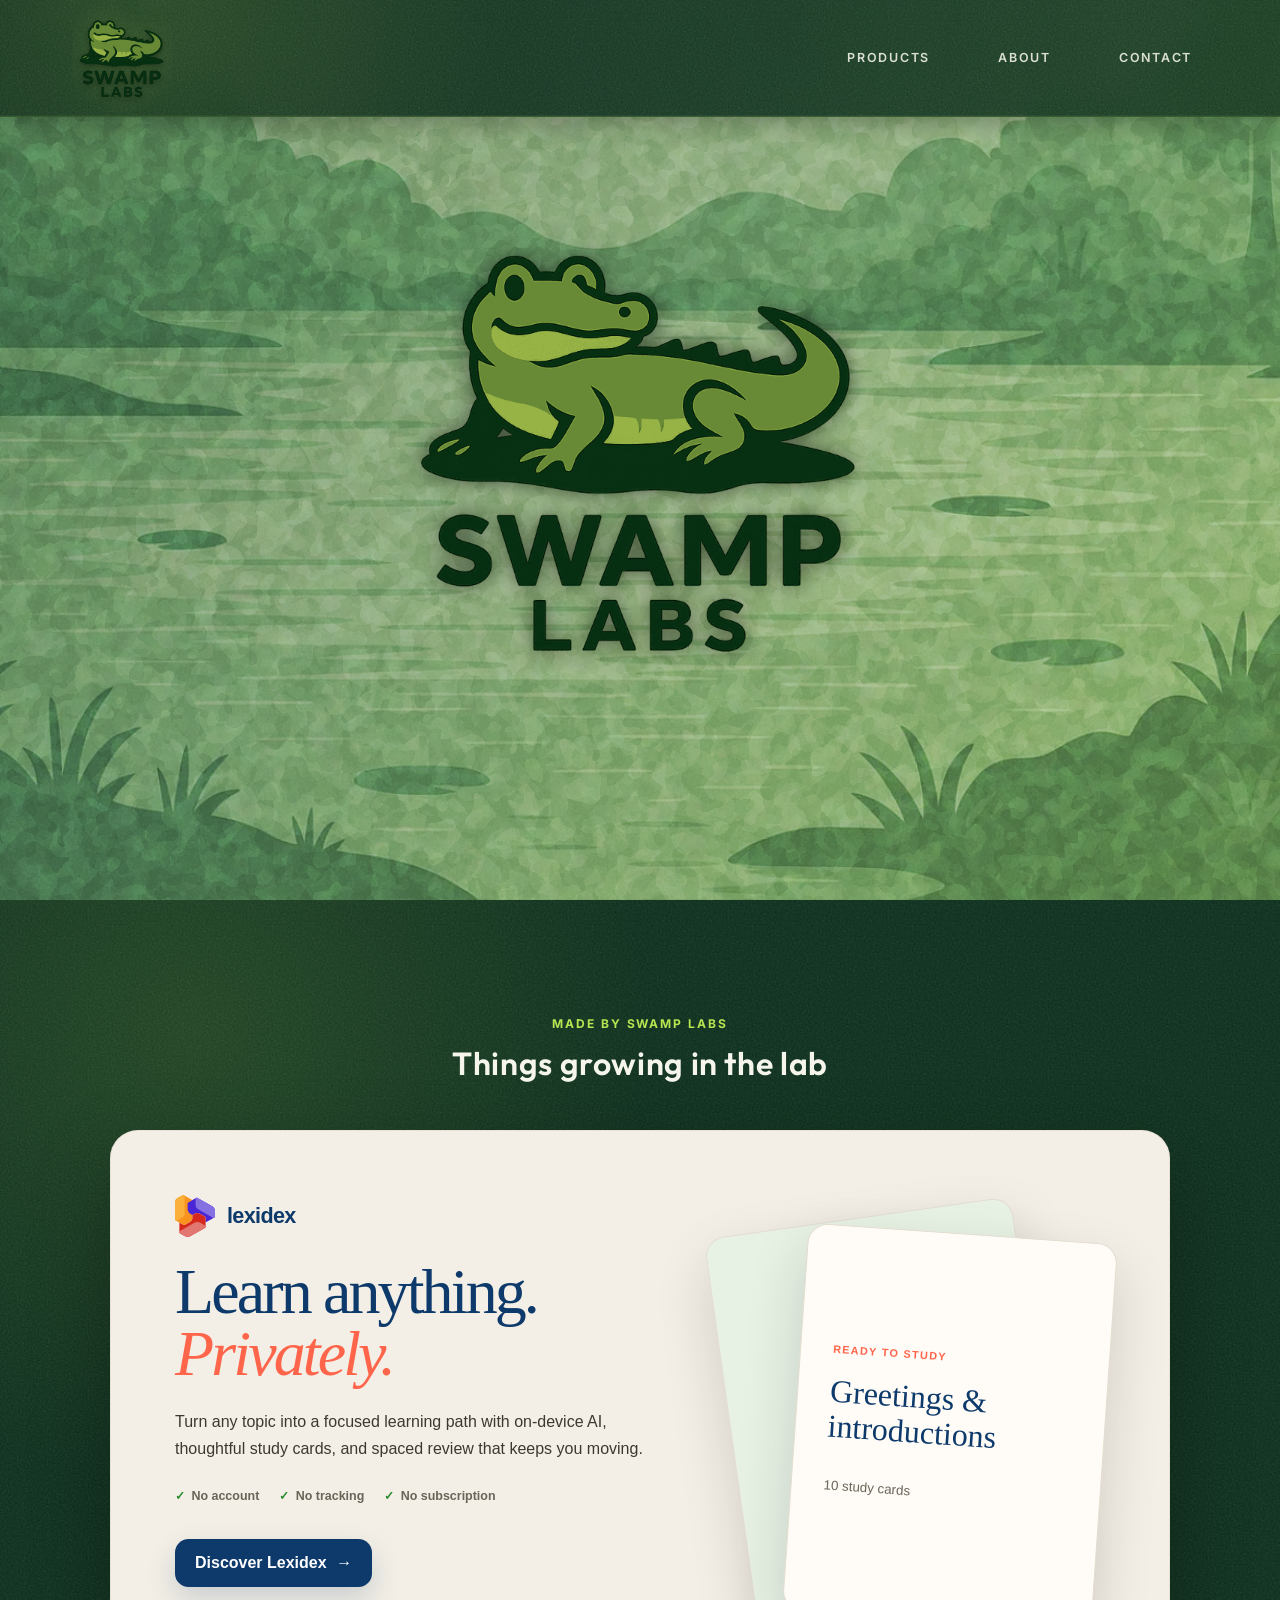
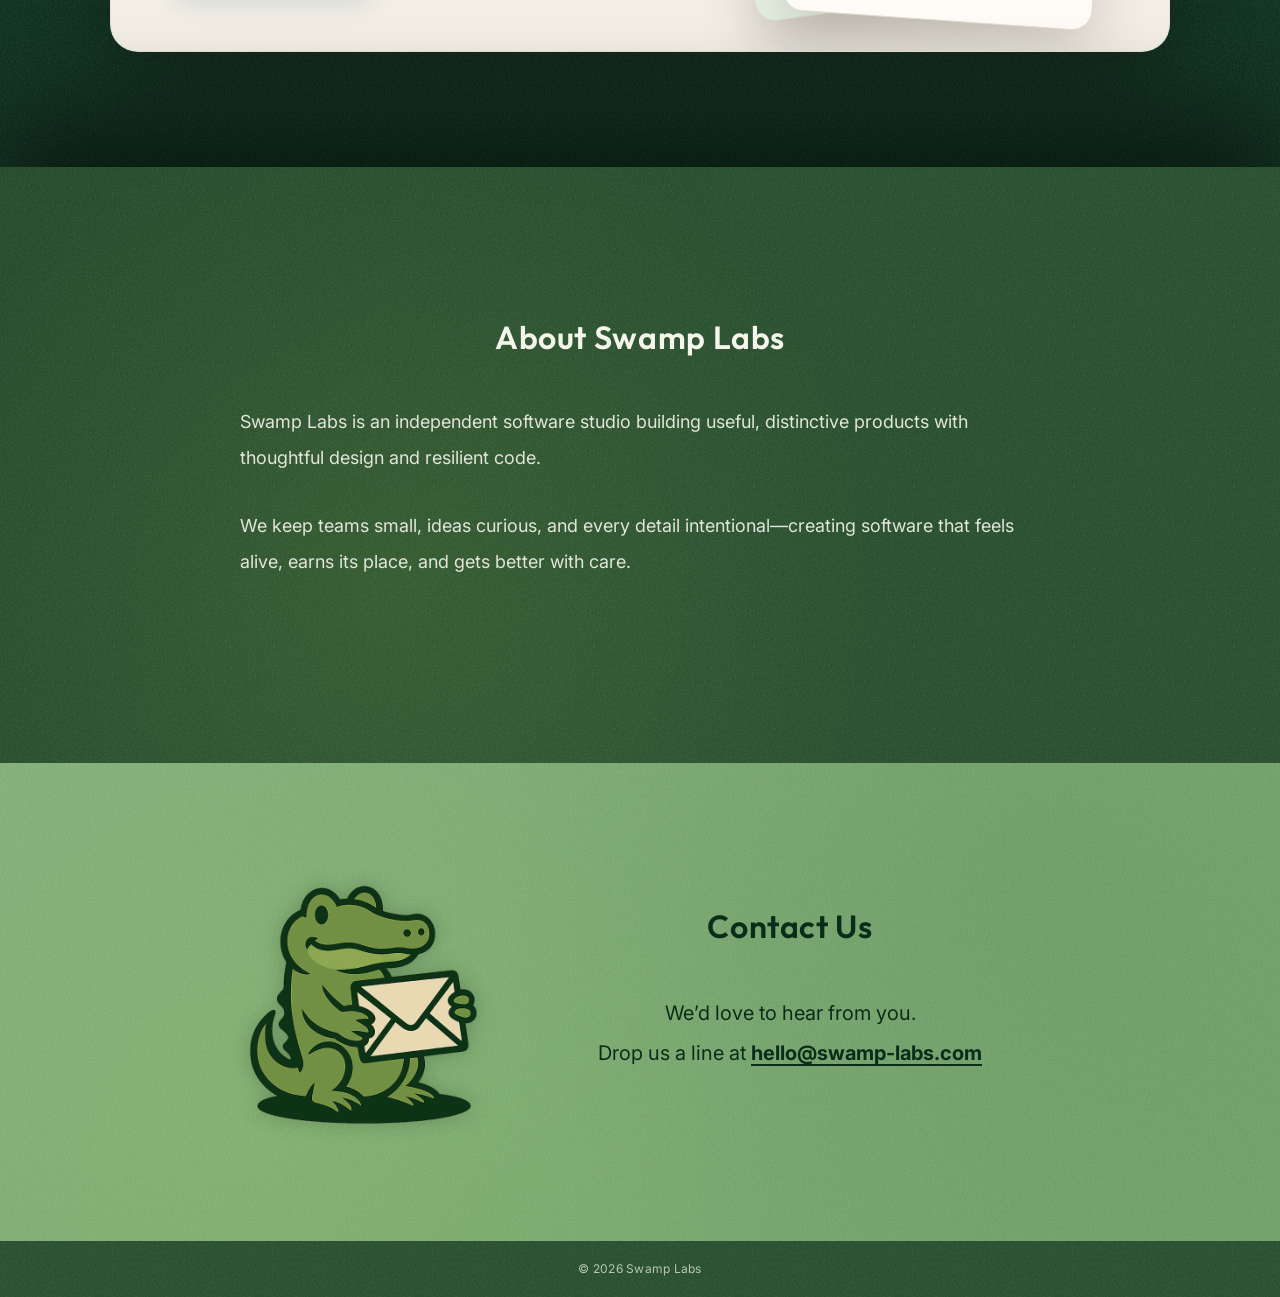
<file: index.html>
<!DOCTYPE html>
<html lang="en">

<head>
    <meta charset="UTF-8">
    <meta name="viewport" content="width=device-width, initial-scale=1.0">
    <title>Swamp Labs - From the swamp we build</title>
    <meta name="description"
        content="Swamp Labs builds thoughtful, resilient software—including Lexidex, a private learning app powered by on-device AI.">
    <meta name="robots" content="index, follow">
    <meta name="theme-color" content="#234c2a">
    <link rel="canonical" href="https://swamp-labs.com/">

    <!-- Social sharing -->
    <meta property="og:type" content="website">
    <meta property="og:site_name" content="Swamp Labs">
    <meta property="og:url" content="https://swamp-labs.com/">
    <meta property="og:title" content="Swamp Labs - From the swamp we build">
    <meta property="og:description"
        content="Thoughtful, resilient software—including Lexidex, a private learning app powered by on-device AI.">
    <meta property="og:image" content="https://swamp-labs.com/images/og-social.png">
    <meta property="og:image:width" content="1200">
    <meta property="og:image:height" content="630">
    <meta property="og:image:alt"
        content="Swamp Labs alligator logo in a watercolor swamp with the words From the swamp — we build">
    <meta name="twitter:card" content="summary_large_image">
    <meta name="twitter:title" content="Swamp Labs - From the swamp we build">
    <meta name="twitter:description" content="Thoughtful, resilient software—including Lexidex, a private learning app powered by on-device AI.">
    <meta name="twitter:image" content="https://swamp-labs.com/images/og-social.png">

    <!-- Google Fonts -->
    <link rel="preconnect" href="https://fonts.googleapis.com">
    <link rel="preconnect" href="https://fonts.gstatic.com" crossorigin>
    <link
        href="https://fonts.googleapis.com/css2?family=Outfit:wght@400;500;600;700&amp;family=Inter:wght@400;500;600&amp;display=swap"
        rel="stylesheet">

    <!-- Favicon -->
    <link rel="icon" type="image/x-icon" href="favicon.ico">
    <link rel="icon" type="image/png" sizes="32x32" href="images/favicon-32.png">
    <link rel="apple-touch-icon" sizes="180x180" href="images/apple-touch-icon.png">
    <link rel="manifest" href="site.webmanifest">

    <!-- Primary visual -->
    <link rel="preload" as="image" href="images/swamp-light.webp" type="image/webp" fetchpriority="high">

    <!-- Styles -->
    <link rel="stylesheet" href="styles.css">

    <!-- Search engine context -->
    <script type="application/ld+json">
    {
      "@context": "https://schema.org",
      "@type": "Organization",
      "name": "Swamp Labs",
      "url": "https://swamp-labs.com/",
      "logo": "https://swamp-labs.com/images/logo.png",
      "email": "hello@swamp-labs.com",
      "description": "Creative, resilient software crafted with care and curiosity."
    }
    </script>
</head>

<body id="top">
    <a class="skip-link" href="#main-content">Skip to main content</a>

    <!-- SVG Fog Filters -->
    <svg style="position: absolute; width: 0; height: 0;" aria-hidden="true" focusable="false">
        <defs>
            <filter id="fog-texture-1">
                <feTurbulence type="fractalNoise" baseFrequency="0.035" numOctaves="2" seed="1" />
                <feColorMatrix type="saturate" values="0.3" />
                <feComponentTransfer>
                    <feFuncA type="discrete" tableValues="0 0.8" />
                </feComponentTransfer>
            </filter>

            <filter id="fog-texture-2">
                <feTurbulence type="fractalNoise" baseFrequency="0.04" numOctaves="2" seed="3" />
                <feColorMatrix type="saturate" values="0.2" />
                <feComponentTransfer>
                    <feFuncA type="discrete" tableValues="0 0.6" />
                </feComponentTransfer>
            </filter>

            <filter id="fog-texture-3">
                <feTurbulence type="fractalNoise" baseFrequency="0.06" numOctaves="2" seed="5" />
                <feColorMatrix type="saturate" values="0.4" />
                <feComponentTransfer>
                    <feFuncA type="discrete" tableValues="0 0.4" />
                </feComponentTransfer>
            </filter>
        </defs>
    </svg>

    <!-- Navigation -->
    <nav class="nav" aria-label="Primary">
        <div class="nav__container">
            <a href="#top" class="nav__logo" aria-label="Swamp Labs home">
                <img src="images/logo-optimized.png" alt="Swamp Labs" class="nav__logo-img" width="800" height="800"
                    decoding="async">
            </a>
            <div class="nav__links">
                <a href="#products" class="nav__link">Products</a>
                <a href="#about" class="nav__link">About</a>
                <a href="#contact" class="nav__link">Contact</a>
            </div>
        </div>
    </nav>

    <main id="main-content">
        <!-- Hero Section -->
        <section class="hero" aria-labelledby="hero-title">
            <div class="hero__background"></div>
            <div class="hero__fog-layer hero__fog-layer--1" aria-hidden="true"></div>
            <div class="hero__fog-layer hero__fog-layer--2" aria-hidden="true"></div>
            <div class="hero__fog-layer hero__fog-layer--3" aria-hidden="true"></div>
            <div class="hero__content">
                <img src="images/logo-optimized.png" alt="" aria-hidden="true" class="hero__logo" width="800" height="800"
                    decoding="async" fetchpriority="high">
                <h1 class="hero__title" id="hero-title">From the swamp &mdash; we build</h1>
                <p class="hero__subtitle">Creative software crafted with care and curiosity</p>
            </div>
        </section>

        <!-- Products Section -->
        <section class="products" id="products" aria-labelledby="products-title">
            <div class="products__container">
                <p class="products__eyebrow">Made by Swamp Labs</p>
                <h2 class="products__title" id="products-title">Things growing in the lab</h2>

                <article class="product-card">
                    <div class="product-card__copy">
                        <div class="product-card__brand">
                            <img src="lexidex/assets/lexidex-icon.svg" alt="" class="product-card__icon" width="72"
                                height="78" loading="lazy" decoding="async">
                            <span>lexidex</span>
                        </div>
                        <h3 class="product-card__title">Learn anything.<br><em>Privately.</em></h3>
                        <p class="product-card__text">Turn any topic into a focused learning path with on-device AI,
                            thoughtful study cards, and spaced review that keeps you moving.</p>
                        <ul class="product-card__promises" aria-label="Lexidex highlights">
                            <li>No account</li>
                            <li>No tracking</li>
                            <li>No subscription</li>
                        </ul>
                        <a class="product-card__link" href="lexidex/">Discover Lexidex <span aria-hidden="true">→</span></a>
                    </div>

                    <div class="product-card__visual" aria-hidden="true">
                        <div class="product-card__study-card product-card__study-card--back">Conversational Spanish</div>
                        <div class="product-card__study-card product-card__study-card--front">
                            <span>Ready to study</span>
                            <strong>Greetings &amp;<br>introductions</strong>
                            <small>10 study cards</small>
                        </div>
                    </div>
                </article>
            </div>
        </section>

        <!-- About Section -->
        <section class="about" id="about">
            <div class="about__container">
                <h2 class="about__title">About Swamp Labs</h2>
                <div class="about__content">
                    <div class="about__text">
                        <p>Swamp Labs is an independent software studio building useful, distinctive products with
                            thoughtful design and resilient code.</p>

                        <p>We keep teams small, ideas curious, and every detail intentional—creating software that feels
                            alive, earns its place, and gets better with care.</p>
                    </div>
                </div>
            </div>
        </section>

        <!-- Contact Section -->
        <section class="contact" id="contact">
            <div class="contact__container">
                <div class="contact__content">
                    <img src="images/email-optimized.png" alt="Swamp Labs mascot holding an envelope" class="contact__mascot"
                        width="800" height="800" loading="lazy" decoding="async">
                    <div>
                        <h2 class="contact__title">Contact Us</h2>
                        <p class="contact__text">We&rsquo;d love to hear from you.<br>
                            Drop us a line at
                            <a href="mailto:hello@swamp-labs.com" class="contact__email">hello@swamp-labs.com</a>
                        </p>
                    </div>
                </div>
            </div>
        </section>
    </main>

    <!-- Footer -->
    <footer class="footer">
        <p class="footer__text">© <span id="current-year">2026</span> Swamp Labs</p>
    </footer>

    <script>
        // Scroll-based hero animations
        let ticking = false;

        function updateScrollAnimations() {
            const scrollY = window.scrollY;
            const heroLogo = document.querySelector('.hero__logo');
            const heroTitle = document.querySelector('.hero__title');
            const heroSubtitle = document.querySelector('.hero__subtitle');

            if (scrollY > 100) {
                heroLogo.classList.add('hidden');
                heroTitle.classList.add('visible');
                heroSubtitle.classList.add('visible');
            } else {
                heroLogo.classList.remove('hidden');
                heroTitle.classList.remove('visible');
                heroSubtitle.classList.remove('visible');
            }

            ticking = false;
        }

        function requestTick() {
            if (!ticking) {
                requestAnimationFrame(updateScrollAnimations);
                ticking = true;
            }
        }

        window.addEventListener('scroll', requestTick, { passive: true });

        // Initialize on page load
        updateScrollAnimations();

        // Pause fog while the hero is off-screen
        const hero = document.querySelector('.hero');
        if (hero && 'IntersectionObserver' in window) {
            const fogObserver = new IntersectionObserver(
                ([entry]) => {
                    hero.classList.toggle('is-fog-paused', !entry.isIntersecting);
                },
                { rootMargin: '10% 0px' }
            );
            fogObserver.observe(hero);
        }

        // Keep the footer current without requiring annual edits
        document.getElementById('current-year').textContent = new Date().getFullYear();
    </script>
</body>

</html>
</file>
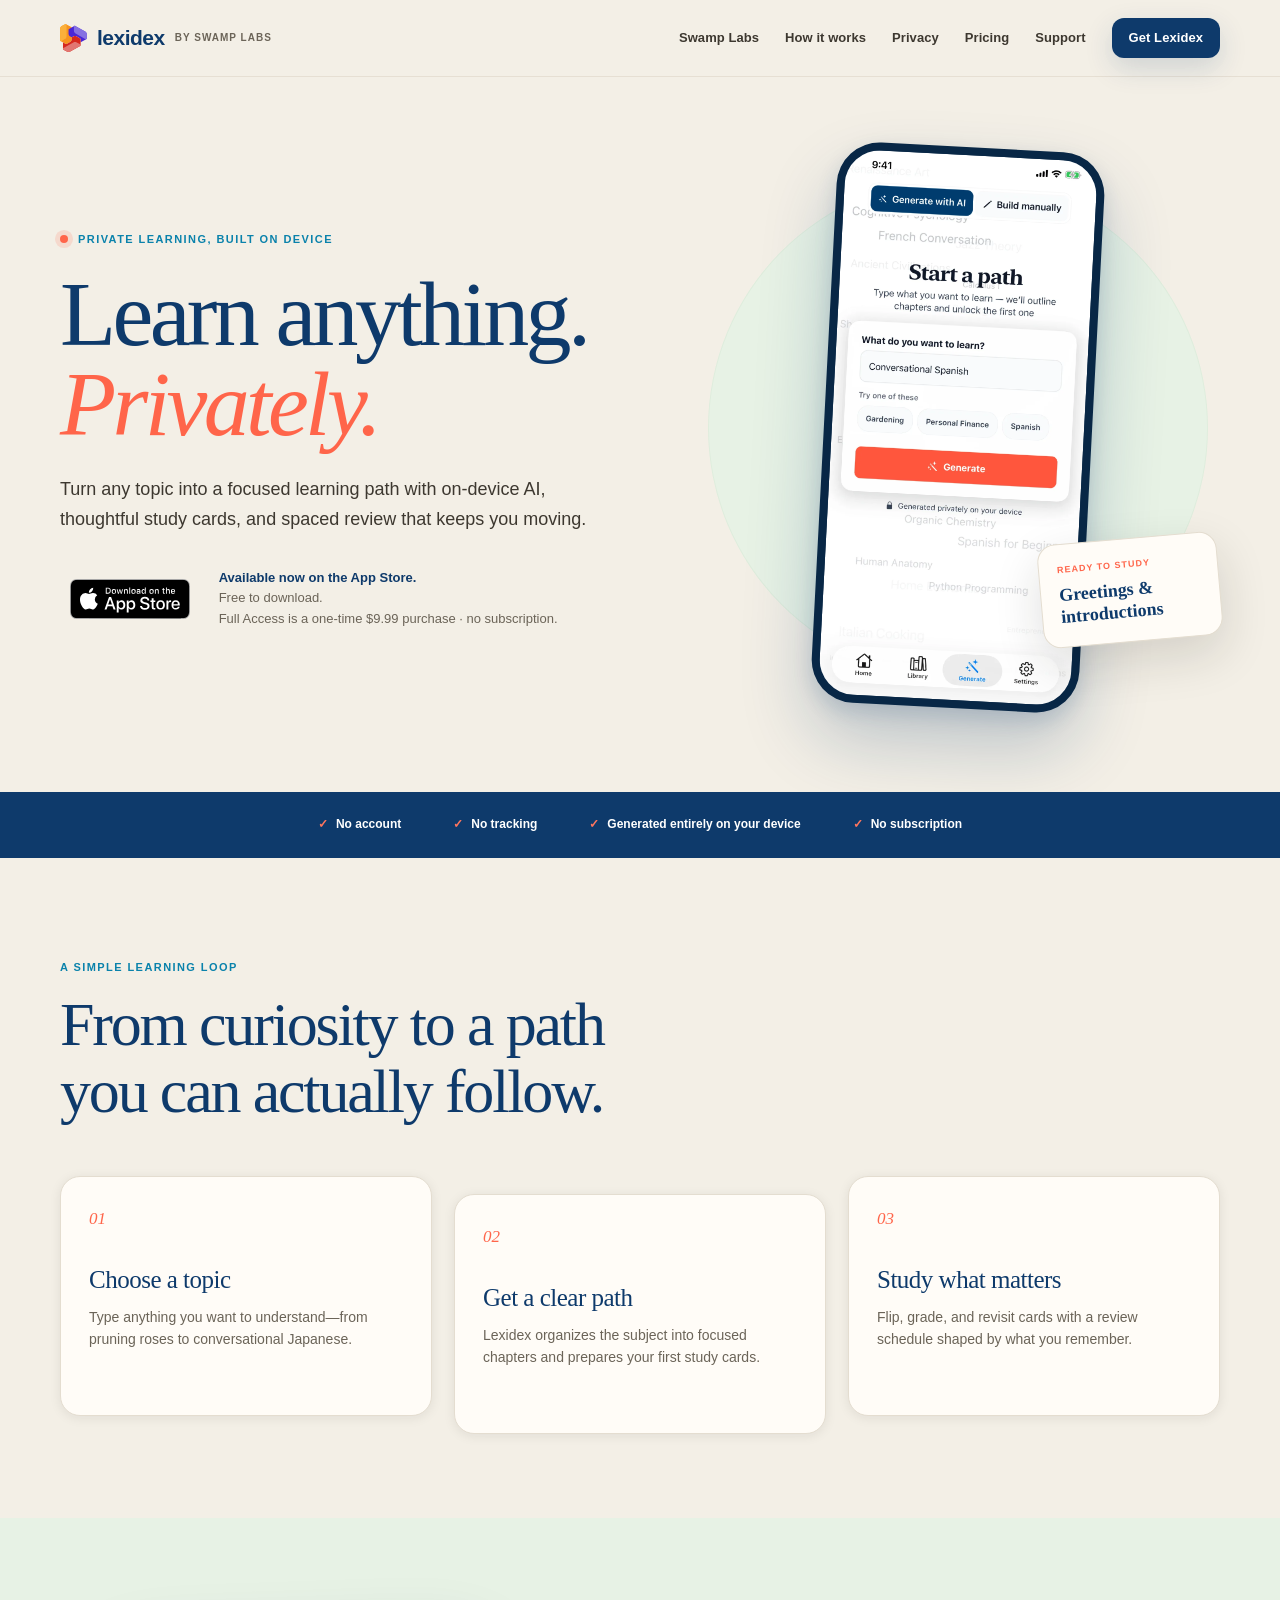
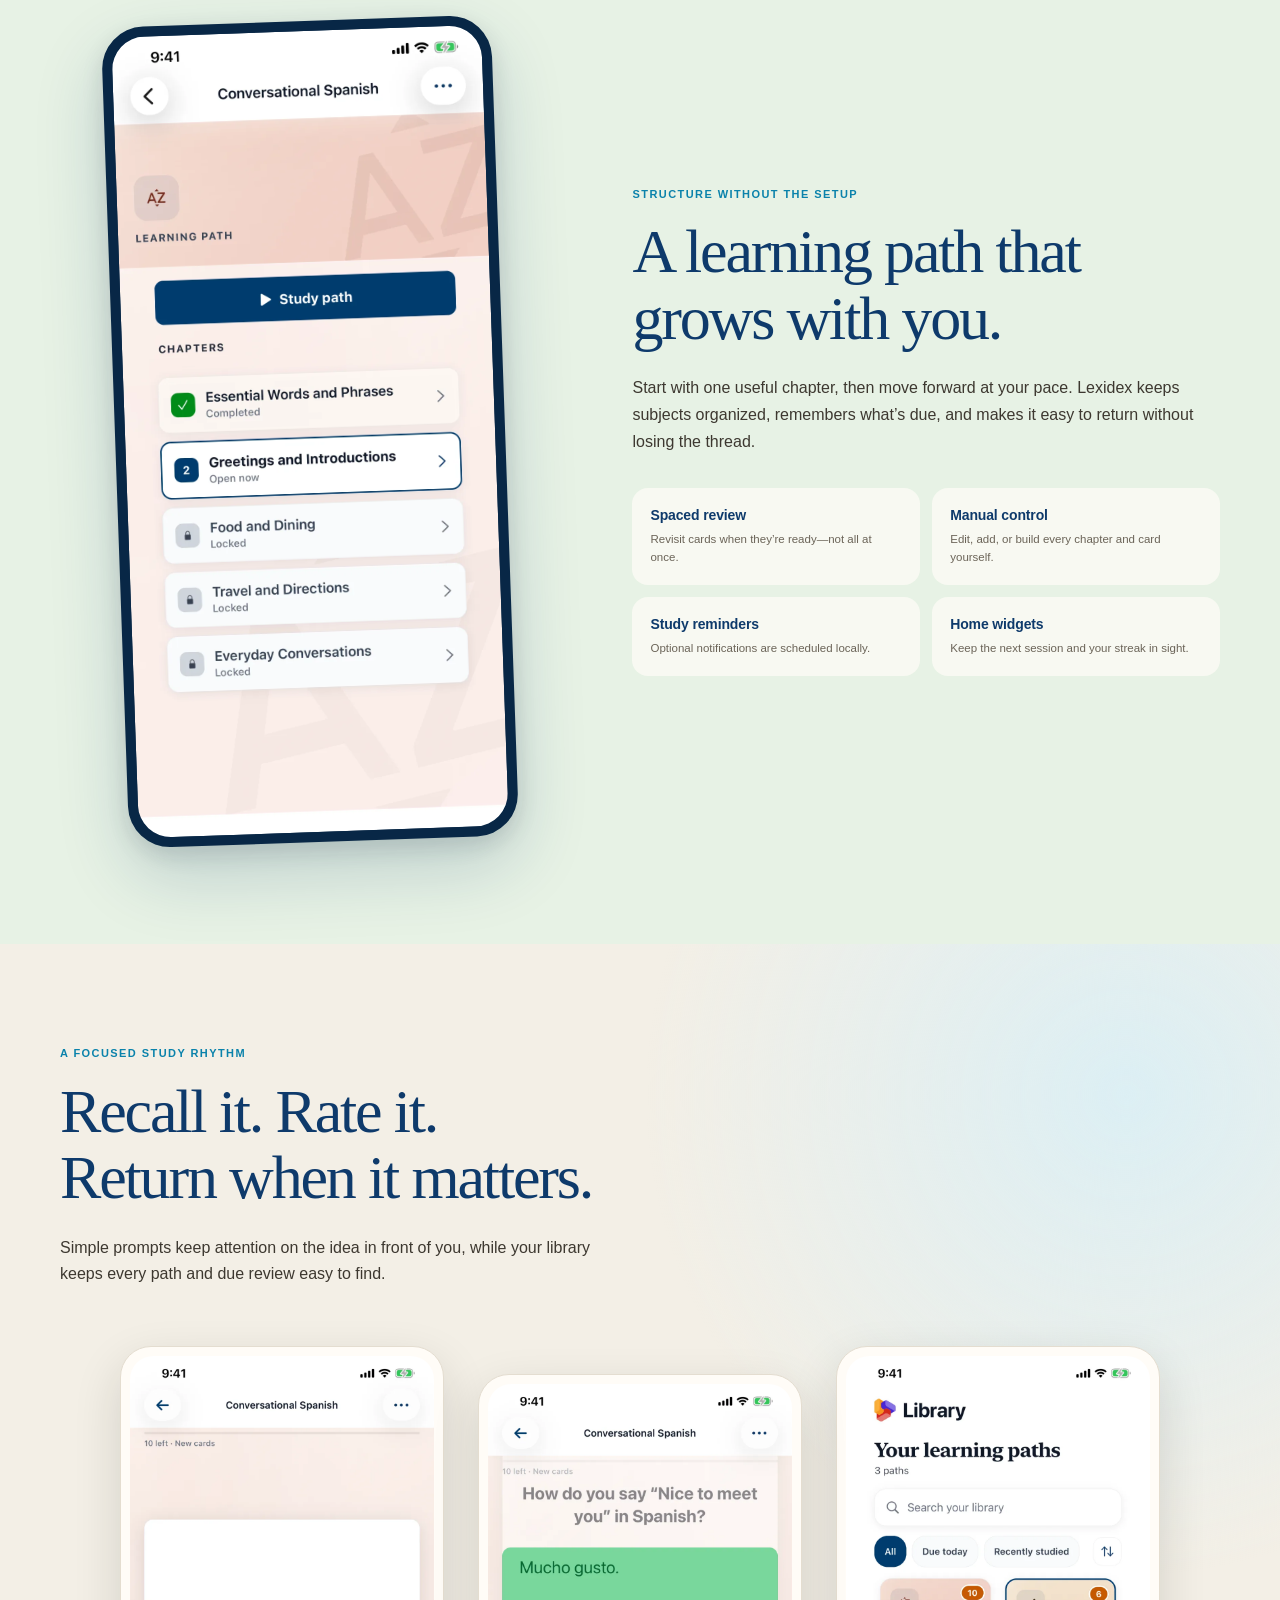
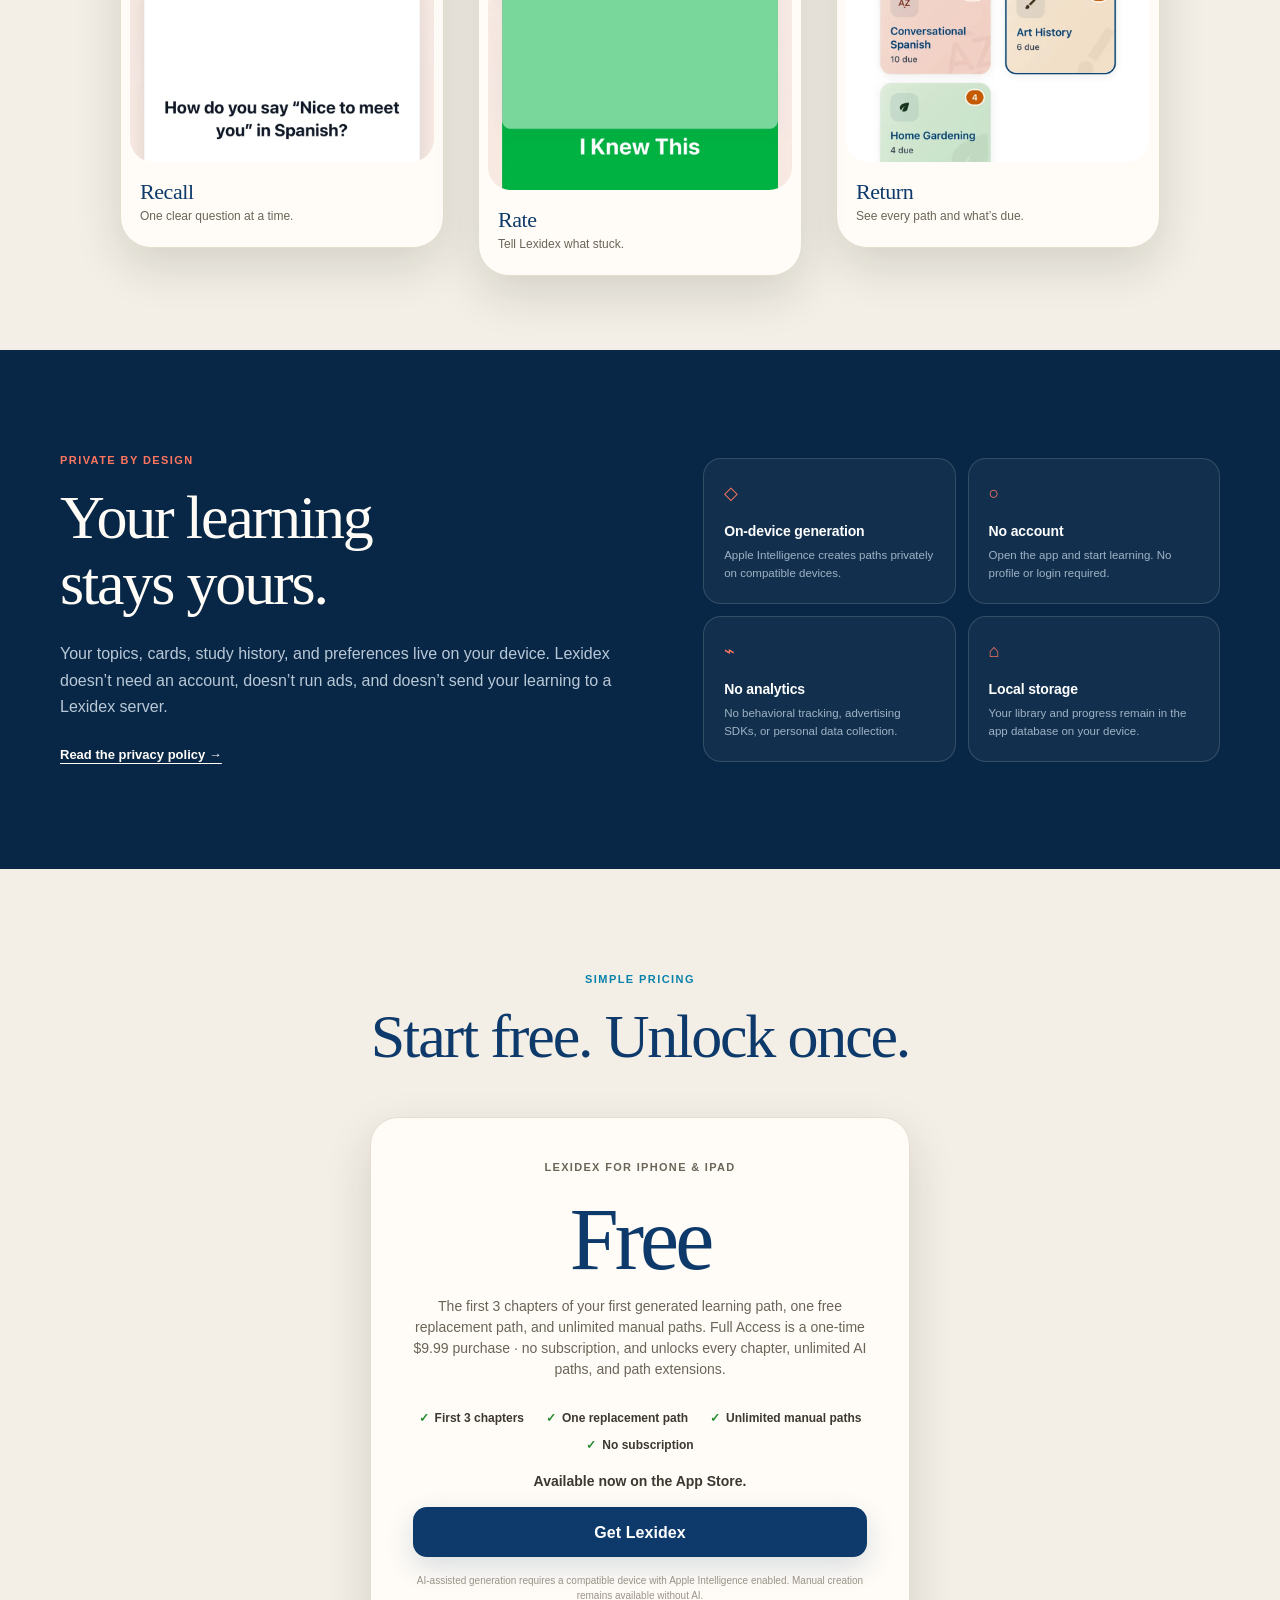
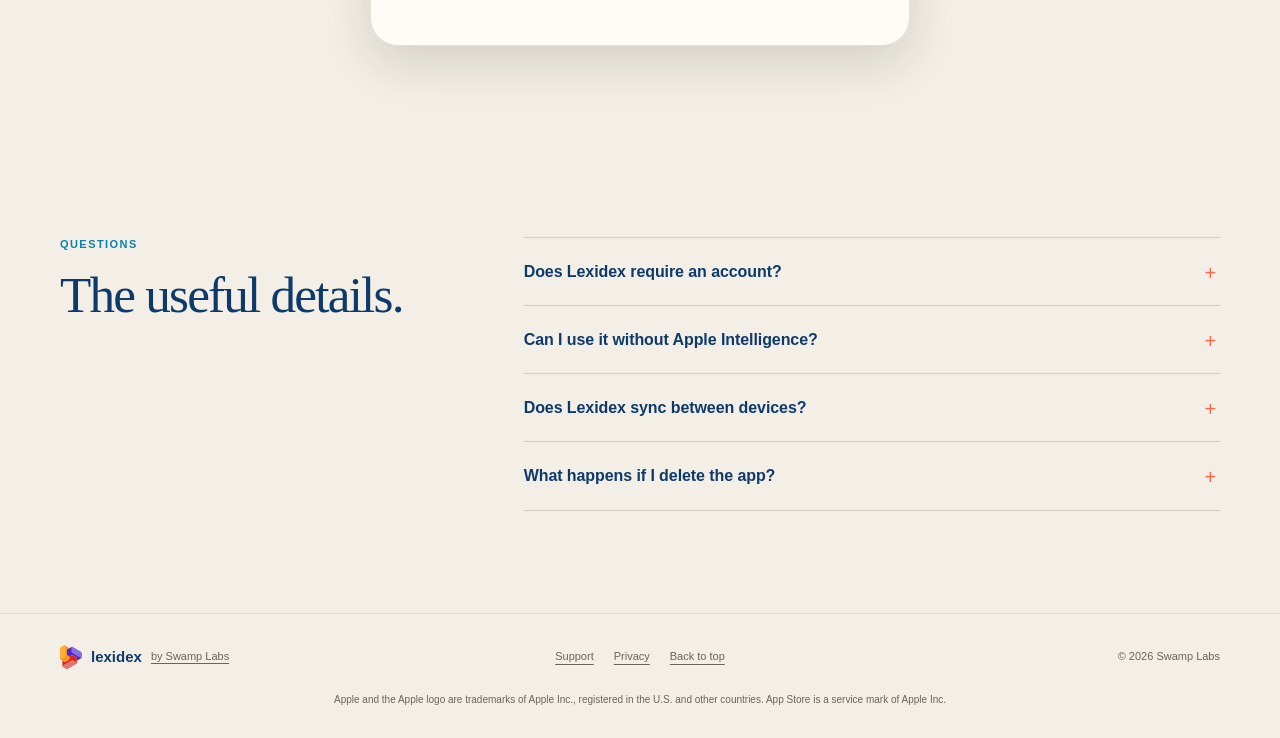
<file: lexidex/index.html>
<!doctype html>
<html lang="en">
  <head>
    <meta charset="utf-8">
    <meta name="viewport" content="width=device-width, initial-scale=1">
    <meta name="apple-itunes-app" content="app-id=6755074805">
    <meta name="theme-color" content="#0e3a6b">
    <meta name="description" content="Turn any topic into a private learning path with on-device AI, focused study cards, and spaced review.">
    <meta property="og:type" content="website">
    <meta property="og:site_name" content="Swamp Labs">
    <meta property="og:url" content="https://swamp-labs.com/lexidex/">
    <meta property="og:title" content="Lexidex — Learn anything. Privately.">
    <meta property="og:description" content="Private learning paths, generated on your device. Free to download. Full Access is $9.99 once, with no subscription.">
    <meta property="og:image" content="https://swamp-labs.com/lexidex/assets/lexidex-social.png">
    <meta property="og:image:width" content="1200">
    <meta property="og:image:height" content="630">
    <meta property="og:image:alt" content="Lexidex — Learn anything. Privately. by Swamp Labs">
    <meta name="twitter:card" content="summary_large_image">
    <meta name="twitter:title" content="Lexidex — Learn anything. Privately.">
    <meta name="twitter:description" content="Private learning paths, generated on your device. Free to download. Full Access is $9.99 once, with no subscription.">
    <meta name="twitter:image" content="https://swamp-labs.com/lexidex/assets/lexidex-social.png">
    <title>Lexidex — Learn anything. Privately.</title>
    <link rel="canonical" href="https://swamp-labs.com/lexidex/">
    <link rel="icon" href="assets/lexidex-icon.svg" type="image/svg+xml">
    <link rel="stylesheet" href="styles.css">
    <script src="script.js" defer></script>
    <script type="application/ld+json">
      {
        "@context": "https://schema.org",
        "@type": "SoftwareApplication",
        "name": "Lexidex",
        "url": "https://apps.apple.com/us/app/id6755074805",
        "description": "Turn any topic into a private learning path with on-device AI, focused study cards, and spaced review.",
        "applicationCategory": "EducationalApplication",
        "operatingSystem": "iOS and iPadOS",
        "image": "https://swamp-labs.com/lexidex/assets/lexidex-social.png",
        "offers": [
          {
            "@type": "Offer",
            "name": "Lexidex",
            "price": "0",
            "priceCurrency": "USD",
            "description": "Free download from the App Store.",
            "url": "https://apps.apple.com/us/app/id6755074805",
            "availability": "https://schema.org/InStock",
            "eligibleRegion": {
              "@type": "Country",
              "name": "United States"
            }
          },
          {
            "@type": "Offer",
            "name": "Full Access",
            "price": "9.99",
            "priceCurrency": "USD",
            "description": "One-time, non-consumable in-app purchase. Unlocks every chapter, unlimited AI paths, and path extensions. No subscription.",
            "url": "https://apps.apple.com/us/app/id6755074805",
            "availability": "https://schema.org/InStock",
            "eligibleRegion": {
              "@type": "Country",
              "name": "United States"
            }
          }
        ],
        "author": {
          "@type": "Organization",
          "name": "Swamp Labs",
          "url": "https://swamp-labs.com/"
        },
        "featureList": [
          "On-device learning path generation",
          "Spaced review",
          "Manual card creation",
          "Local storage",
          "No account or subscription"
        ]
      }
    </script>
  </head>
  <body>
    <a class="skip-link" href="#main">Skip to content</a>

    <header class="site-header" data-site-header>
      <div class="site-container header-inner">
        <a class="brand" href="index.html" aria-label="Lexidex home">
          <img src="assets/lexidex-icon.svg" alt="" width="30" height="32">
          <span class="brand-name">lexidex</span>
          <span class="brand-studio">by Swamp Labs</span>
        </a>

        <button class="menu-toggle" type="button" aria-expanded="false" aria-controls="primary-navigation" data-menu-toggle>
          <span class="sr-only">Toggle navigation</span>
          <span aria-hidden="true"></span>
          <span aria-hidden="true"></span>
        </button>

        <nav class="primary-navigation" id="primary-navigation" aria-label="Primary navigation" data-navigation>
          <a href="../">Swamp Labs</a>
          <a href="#how-it-works">How it works</a>
          <a href="#privacy">Privacy</a>
          <a href="#pricing">Pricing</a>
          <a href="support.html">Support</a>
          <a class="button button-small" href="https://apps.apple.com/us/app/id6755074805" target="_blank" rel="noopener noreferrer">Get Lexidex</a>
        </nav>
      </div>
    </header>

    <main id="main">
      <section class="hero">
        <div class="site-container hero-grid">
          <div class="hero-copy">
            <p class="eyebrow"><span aria-hidden="true"></span>Private learning, built on device</p>
            <h1>Learn anything.<br><em>Privately.</em></h1>
            <p class="hero-lede">Turn any topic into a focused learning path with on-device AI, thoughtful study cards, and spaced review that keeps you moving.</p>
            <div class="hero-actions" id="download">
              <a class="app-store-badge" href="https://apps.apple.com/us/app/id6755074805" target="_blank" rel="noopener noreferrer"><img src="assets/download-on-the-app-store.svg" alt="Download on the App Store" width="119.66407" height="40"></a>
              <p><strong>Available now on the App Store.</strong><br>Free to download.<br>Full Access is a one-time $9.99 purchase · no subscription.</p>
            </div>
          </div>

          <div class="hero-product">
            <div class="soft-orbit" aria-hidden="true"></div>
            <div class="phone phone-hero phone--screenshot">
              <img src="assets/screenshots/01-create-path.webp" alt="Lexidex screen for creating a Conversational Spanish learning path" width="900" height="1948" decoding="async" fetchpriority="high">
            </div>
            <div class="ready-note" aria-hidden="true"><small>Ready to study</small><strong>Greetings &amp; introductions</strong></div>
          </div>
        </div>
      </section>

      <section class="promise-bar" aria-label="Lexidex promises">
        <div class="site-container promise-list">
          <span>No account</span>
          <span>No tracking</span>
          <span>Generated entirely on your device</span>
          <span>No subscription</span>
        </div>
      </section>

      <section class="section section-process" id="how-it-works">
        <div class="site-container">
          <p class="section-kicker">A simple learning loop</p>
          <h2 class="section-title">From curiosity to a path you can actually follow.</h2>
          <div class="step-grid">
            <article class="step-panel">
              <span class="step-number">01</span>
              <h3>Choose a topic</h3>
              <p>Type anything you want to understand—from pruning roses to conversational Japanese.</p>
            </article>
            <article class="step-panel">
              <span class="step-number">02</span>
              <h3>Get a clear path</h3>
              <p>Lexidex organizes the subject into focused chapters and prepares your first study cards.</p>
            </article>
            <article class="step-panel">
              <span class="step-number">03</span>
              <h3>Study what matters</h3>
              <p>Flip, grade, and revisit cards with a review schedule shaped by what you remember.</p>
            </article>
          </div>
        </div>
      </section>

      <section class="section path-showcase">
        <div class="site-container split-layout">
          <div class="path-screenshot">
            <img src="assets/screenshots/02-learning-path.webp" alt="Conversational Spanish learning path with completed, open, and locked chapters" width="900" height="1948" loading="lazy" decoding="async">
          </div>

          <div class="showcase-copy">
            <p class="section-kicker">Structure without the setup</p>
            <h2 class="section-title">A learning path that grows with you.</h2>
            <p class="section-lede">Start with one useful chapter, then move forward at your pace. Lexidex keeps subjects organized, remembers what’s due, and makes it easy to return without losing the thread.</p>
            <div class="feature-grid">
              <article><h3>Spaced review</h3><p>Revisit cards when they’re ready—not all at once.</p></article>
              <article><h3>Manual control</h3><p>Edit, add, or build every chapter and card yourself.</p></article>
              <article><h3>Study reminders</h3><p>Optional notifications are scheduled locally.</p></article>
              <article><h3>Home widgets</h3><p>Keep the next session and your streak in sight.</p></article>
            </div>
          </div>
        </div>
      </section>

      <section class="section tour-section" aria-labelledby="tour-title">
        <div class="site-container">
          <div class="tour-header">
            <p class="section-kicker">A focused study rhythm</p>
            <h2 class="section-title" id="tour-title">Recall it. Rate it. Return when it matters.</h2>
            <p class="section-lede">Simple prompts keep attention on the idea in front of you, while your library keeps every path and due review easy to find.</p>
          </div>

          <div class="tour-grid" aria-label="Lexidex study experience">
            <figure class="tour-card">
              <img src="assets/screenshots/03-study-card.webp" alt="Lexidex study card asking how to say Nice to meet you in Spanish" width="900" height="1948" loading="lazy" decoding="async">
              <figcaption><strong>Recall</strong><span>One clear question at a time.</span></figcaption>
            </figure>
            <figure class="tour-card">
              <img src="assets/screenshots/04-review-answer.webp" alt="Lexidex answer review showing Mucho gusto and the I Knew This response" width="900" height="1948" loading="lazy" decoding="async">
              <figcaption><strong>Rate</strong><span>Tell Lexidex what stuck.</span></figcaption>
            </figure>
            <figure class="tour-card">
              <img src="assets/screenshots/05-library-progress.webp" alt="Lexidex library with Spanish, art history, and gardening learning paths" width="900" height="1948" loading="lazy" decoding="async">
              <figcaption><strong>Return</strong><span>See every path and what’s due.</span></figcaption>
            </figure>
          </div>
        </div>
      </section>

      <section class="section privacy-section" id="privacy">
        <div class="site-container split-layout privacy-layout">
          <div>
            <p class="section-kicker">Private by design</p>
            <h2 class="section-title">Your learning stays yours.</h2>
            <p class="section-lede">Your topics, cards, study history, and preferences live on your device. Lexidex doesn’t need an account, doesn’t run ads, and doesn’t send your learning to a Lexidex server.</p>
            <a class="text-link" href="privacy.html">Read the privacy policy <span aria-hidden="true">→</span></a>
          </div>
          <div class="privacy-grid">
            <article><span aria-hidden="true">◇</span><h3>On-device generation</h3><p>Apple Intelligence creates paths privately on compatible devices.</p></article>
            <article><span aria-hidden="true">○</span><h3>No account</h3><p>Open the app and start learning. No profile or login required.</p></article>
            <article><span aria-hidden="true">⌁</span><h3>No analytics</h3><p>No behavioral tracking, advertising SDKs, or personal data collection.</p></article>
            <article><span aria-hidden="true">⌂</span><h3>Local storage</h3><p>Your library and progress remain in the app database on your device.</p></article>
          </div>
        </div>
      </section>

      <section class="section pricing-section" id="pricing">
        <div class="site-container pricing-inner">
          <p class="section-kicker">Simple pricing</p>
          <h2 class="section-title">Start free. Unlock once.</h2>
          <article class="price-panel">
            <p class="price-name">Lexidex for iPhone &amp; iPad</p>
            <div class="price-offer" aria-label="Free to download">
              <div class="price-lockup">
                <span class="price-current">Free</span>
              </div>
            </div>
            <p class="price-subtitle">The first 3 chapters of your first generated learning path, one free replacement path, and unlimited manual paths. Full Access is a one-time $9.99 purchase · no subscription, and unlocks every chapter, unlimited AI paths, and path extensions.</p>
            <ul><li>First 3 chapters</li><li>One replacement path</li><li>Unlimited manual paths</li><li>No subscription</li></ul>
            <p class="store-availability">Available now on the App Store.</p>
            <a class="button button-wide" href="https://apps.apple.com/us/app/id6755074805" target="_blank" rel="noopener noreferrer">Get Lexidex</a>
            <p class="compatibility">AI-assisted generation requires a compatible device with Apple Intelligence enabled. Manual creation remains available without AI.</p>
          </article>
        </div>
      </section>

      <section class="section faq-section">
        <div class="site-container faq-layout">
          <div>
            <p class="section-kicker">Questions</p>
            <h2 class="section-title">The useful details.</h2>
          </div>
          <div class="faq-list">
            <details><summary>Does Lexidex require an account?</summary><p>No. Lexidex has no account or sign-in system.</p></details>
            <details><summary>Can I use it without Apple Intelligence?</summary><p>Yes. You can build learning paths, chapters, and study cards manually. AI-assisted generation requires a compatible device.</p></details>
            <details><summary>Does Lexidex sync between devices?</summary><p>No. This version stores learning data locally and does not provide cloud backup or device-to-device sync.</p></details>
            <details><summary>What happens if I delete the app?</summary><p>Deleting the app deletes the learning data stored in its local database.</p></details>
          </div>
        </div>
      </section>
    </main>

    <footer class="site-footer">
      <div class="site-container footer-inner">
        <div class="footer-brand"><img src="assets/lexidex-icon.svg" alt="" width="24" height="26"><strong>lexidex</strong><a href="../">by Swamp Labs</a></div>
        <nav aria-label="Footer navigation"><a href="support.html">Support</a><a href="privacy.html">Privacy</a><a href="#main">Back to top</a></nav>
        <p>© <span data-current-year>2026</span> Swamp Labs</p>
        <p class="legal-credit">Apple and the Apple logo are trademarks of Apple Inc., registered in the U.S. and other countries. App Store is a service mark of Apple Inc.</p>
      </div>
    </footer>

  </body>
</html>
</file>
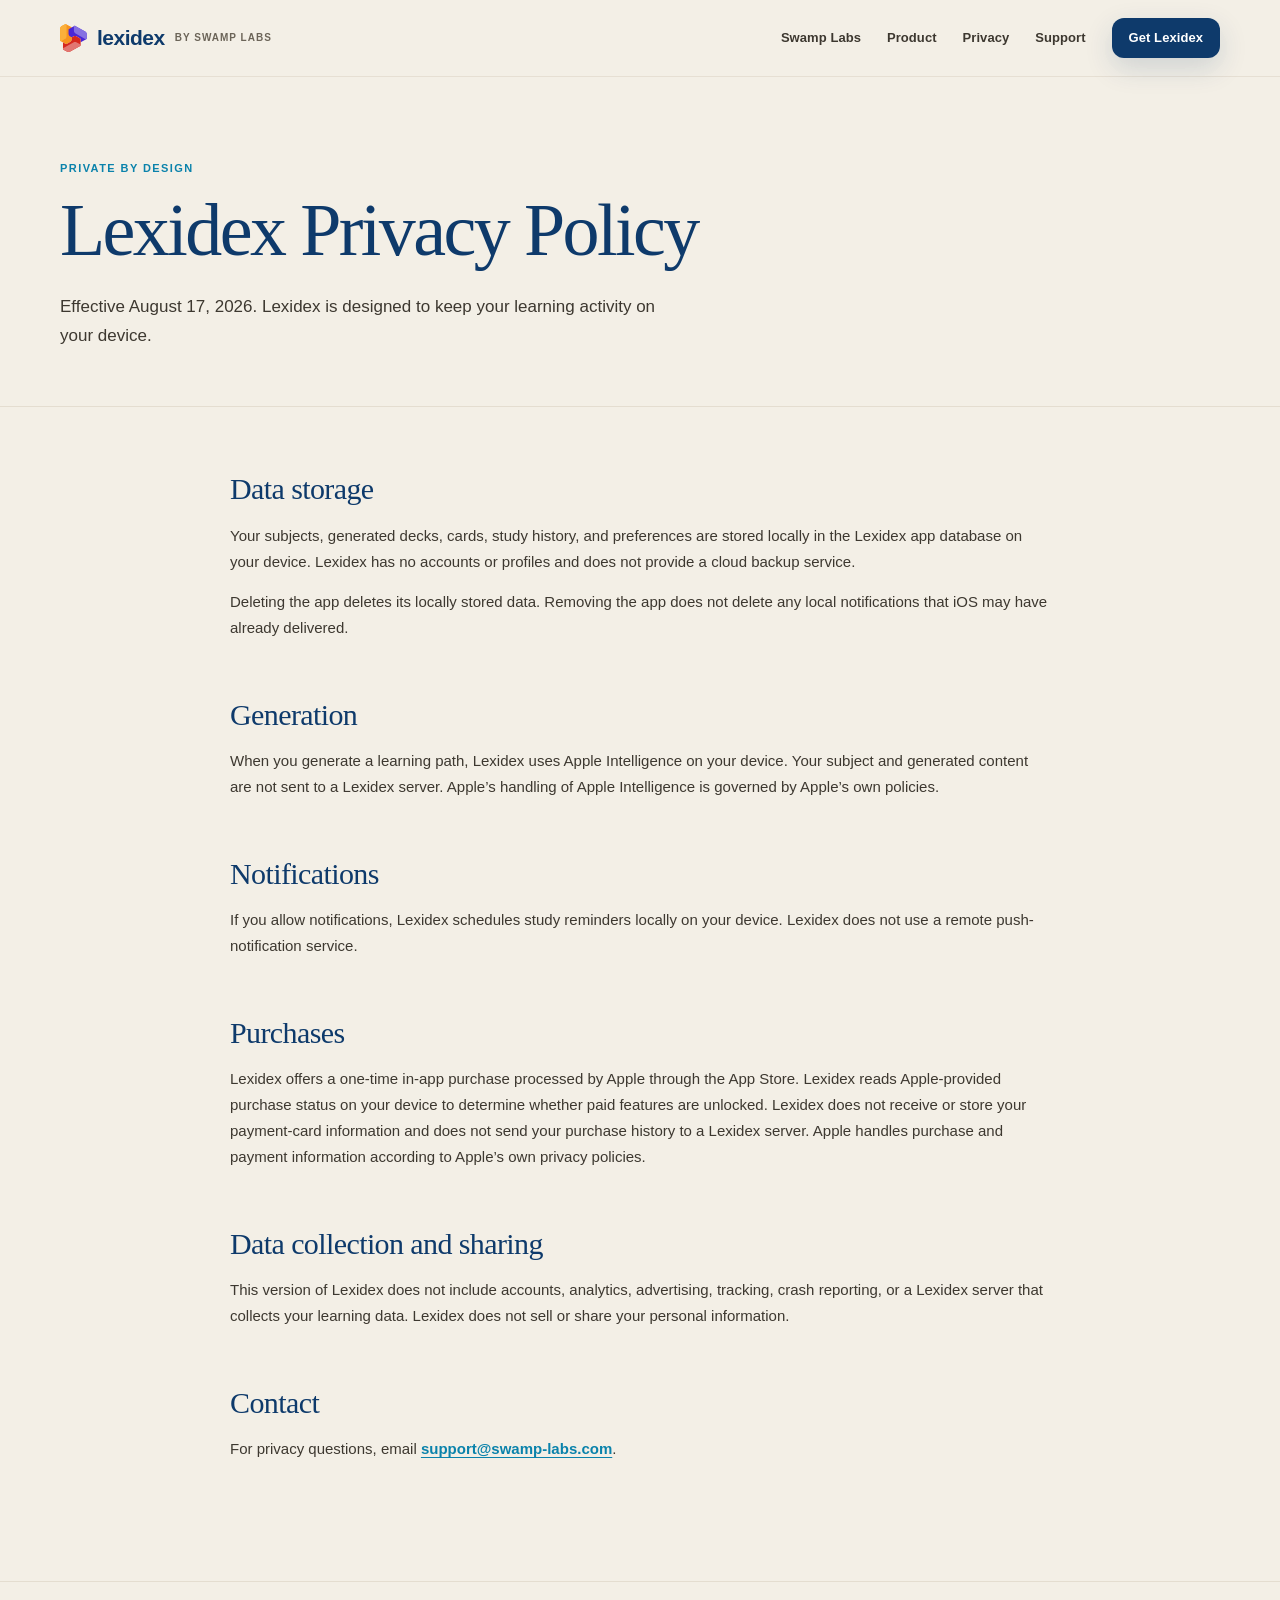
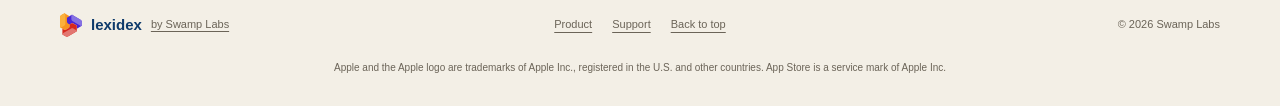
<file: lexidex/privacy.html>
<!doctype html>
<html lang="en">
  <head>
    <meta charset="utf-8">
    <meta name="viewport" content="width=device-width, initial-scale=1">
    <meta name="apple-itunes-app" content="app-id=6755074805">
    <meta name="theme-color" content="#0e3a6b">
    <meta name="description" content="The Lexidex privacy policy.">
    <meta property="og:type" content="website">
    <meta property="og:site_name" content="Swamp Labs">
    <meta property="og:url" content="https://swamp-labs.com/lexidex/privacy.html">
    <meta property="og:title" content="Lexidex Privacy Policy — Swamp Labs">
    <meta property="og:description" content="Lexidex keeps your learning activity on your device.">
    <meta property="og:image" content="https://swamp-labs.com/lexidex/assets/lexidex-social.png">
    <title>Lexidex Privacy Policy — Swamp Labs</title>
    <link rel="canonical" href="https://swamp-labs.com/lexidex/privacy.html">
    <link rel="icon" href="assets/lexidex-icon.svg" type="image/svg+xml">
    <link rel="stylesheet" href="styles.css">
    <script src="script.js" defer></script>
  </head>
  <body class="content-page">
    <a class="skip-link" href="#main">Skip to content</a>
    <header class="site-header">
      <div class="site-container header-inner">
        <a class="brand" href="index.html"><img src="assets/lexidex-icon.svg" alt="" width="30" height="32"><span class="brand-name">lexidex</span><span class="brand-studio">by Swamp Labs</span></a>
        <button class="menu-toggle" type="button" aria-expanded="false" aria-controls="primary-navigation" data-menu-toggle><span class="sr-only">Toggle navigation</span><span aria-hidden="true"></span><span aria-hidden="true"></span></button>
        <nav class="primary-navigation" id="primary-navigation" aria-label="Primary navigation" data-navigation><a href="../">Swamp Labs</a><a href="index.html">Product</a><a href="privacy.html" aria-current="page">Privacy</a><a href="support.html">Support</a><a class="button button-small" href="https://apps.apple.com/us/app/id6755074805" target="_blank" rel="noopener noreferrer">Get Lexidex</a></nav>
      </div>
    </header>

    <main id="main">
      <header class="content-hero">
        <div class="site-container">
          <p class="section-kicker">Private by design</p>
          <h1>Lexidex Privacy Policy</h1>
          <p>Effective August 17, 2026. Lexidex is designed to keep your learning activity on your device.</p>
        </div>
      </header>

      <article class="site-container content-body">
        <section>
          <h2>Data storage</h2>
          <p>Your subjects, generated decks, cards, study history, and preferences are stored locally in the Lexidex app database on your device. Lexidex has no accounts or profiles and does not provide a cloud backup service.</p>
          <p>Deleting the app deletes its locally stored data. Removing the app does not delete any local notifications that iOS may have already delivered.</p>
        </section>

        <section>
          <h2>Generation</h2>
          <p>When you generate a learning path, Lexidex uses Apple Intelligence on your device. Your subject and generated content are not sent to a Lexidex server. Apple’s handling of Apple Intelligence is governed by Apple’s own policies.</p>
        </section>

        <section>
          <h2>Notifications</h2>
          <p>If you allow notifications, Lexidex schedules study reminders locally on your device. Lexidex does not use a remote push-notification service.</p>
        </section>

        <section>
          <h2>Purchases</h2>
          <p>Lexidex offers a one-time in-app purchase processed by Apple through the App Store. Lexidex reads Apple-provided purchase status on your device to determine whether paid features are unlocked. Lexidex does not receive or store your payment-card information and does not send your purchase history to a Lexidex server. Apple handles purchase and payment information according to Apple’s own privacy policies.</p>
        </section>

        <section>
          <h2>Data collection and sharing</h2>
          <p>This version of Lexidex does not include accounts, analytics, advertising, tracking, crash reporting, or a Lexidex server that collects your learning data. Lexidex does not sell or share your personal information.</p>
        </section>

        <section>
          <h2>Contact</h2>
          <p>For privacy questions, email <a href="mailto:support@swamp-labs.com">support@swamp-labs.com</a>.</p>
        </section>
      </article>
    </main>

    <footer class="site-footer"><div class="site-container footer-inner"><div class="footer-brand"><img src="assets/lexidex-icon.svg" alt="" width="24" height="26"><strong>lexidex</strong><a href="../">by Swamp Labs</a></div><nav aria-label="Footer navigation"><a href="index.html">Product</a><a href="support.html">Support</a><a href="#main">Back to top</a></nav><p>© <span data-current-year>2026</span> Swamp Labs</p><p class="legal-credit">Apple and the Apple logo are trademarks of Apple Inc., registered in the U.S. and other countries. App Store is a service mark of Apple Inc.</p></div></footer>
  </body>
</html>
</file>
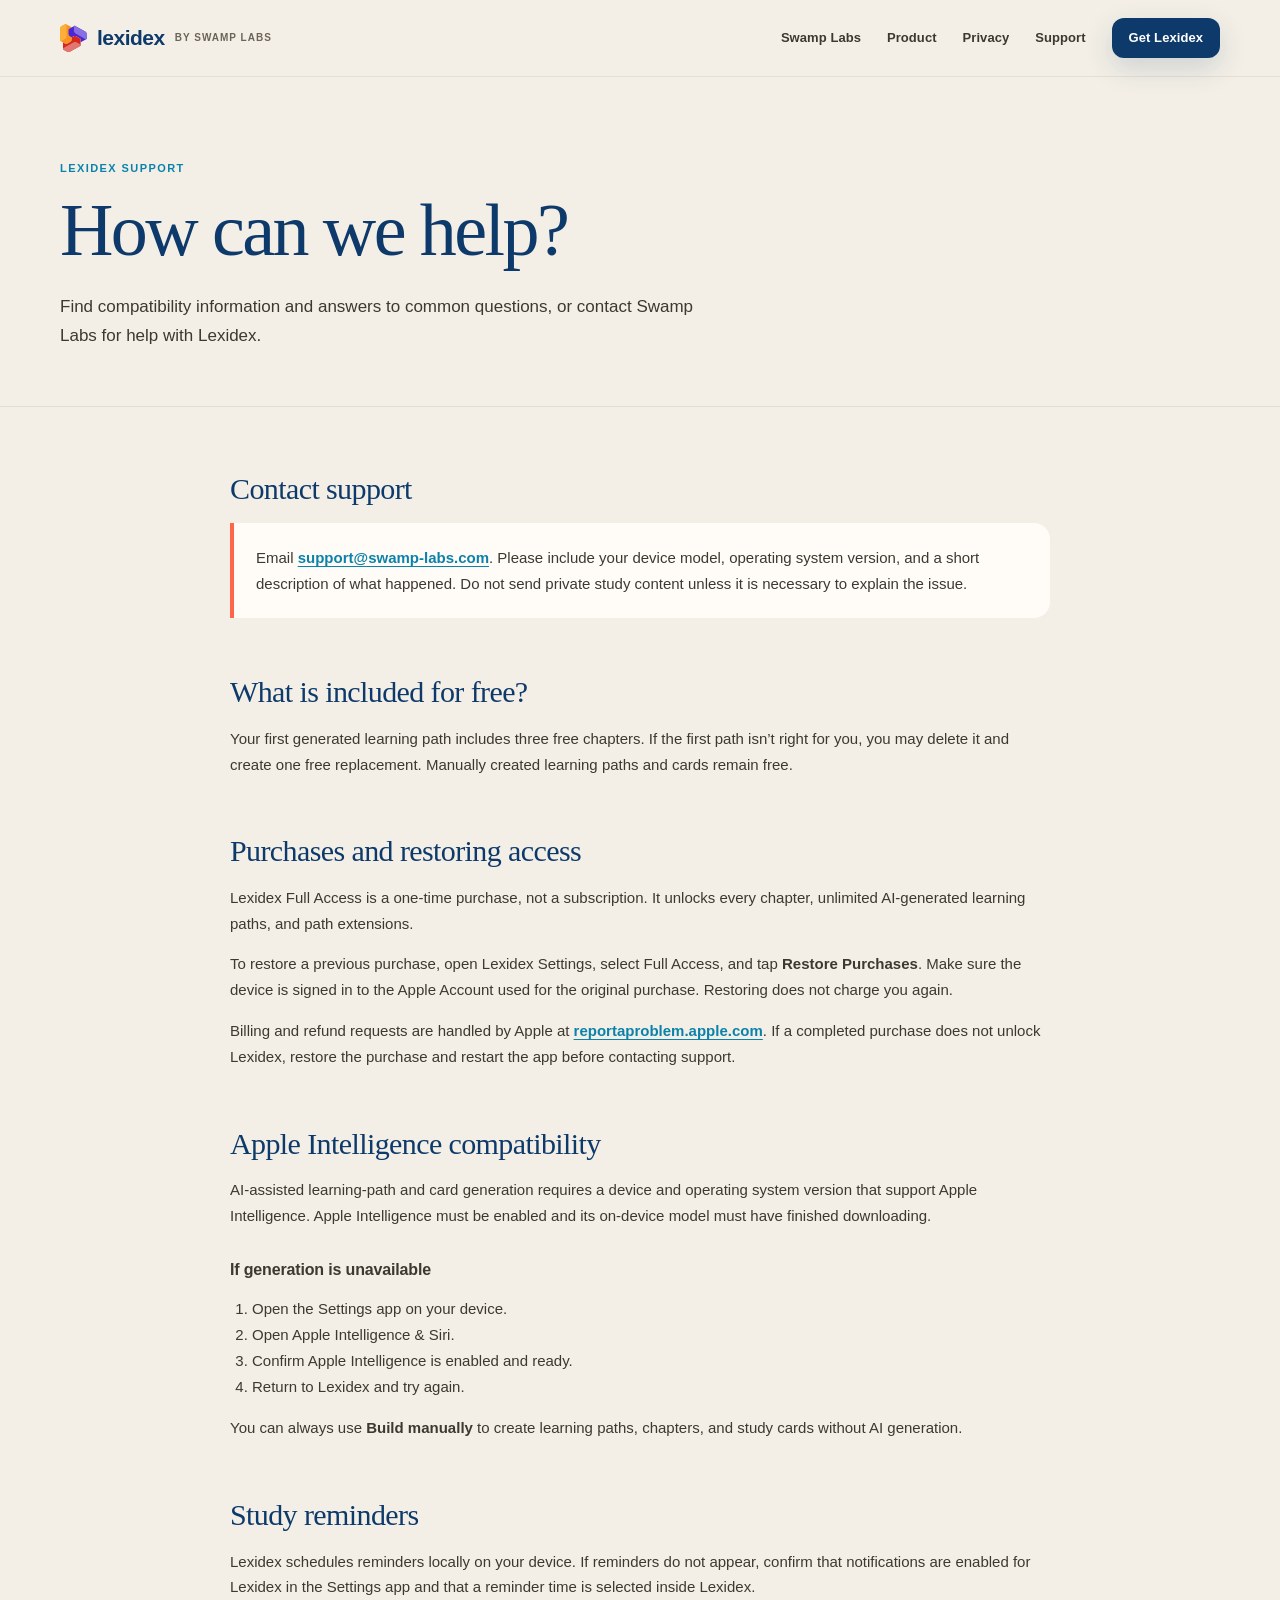
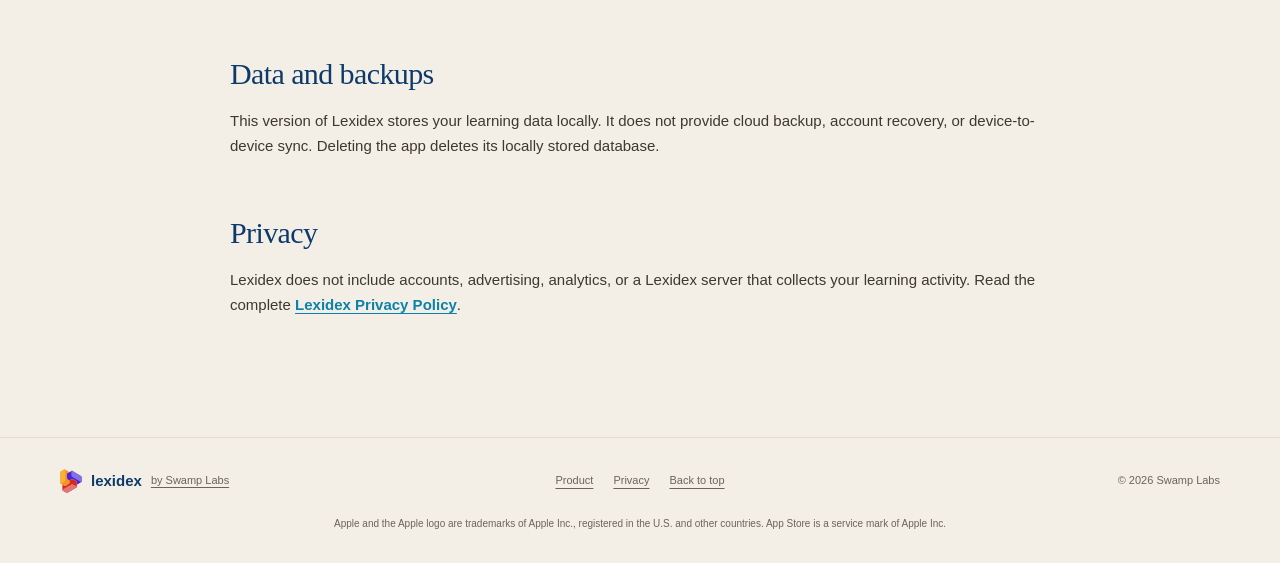
<file: lexidex/support.html>
<!doctype html>
<html lang="en">
  <head>
    <meta charset="utf-8">
    <meta name="viewport" content="width=device-width, initial-scale=1">
    <meta name="apple-itunes-app" content="app-id=6755074805">
    <meta name="theme-color" content="#0e3a6b">
    <meta name="description" content="Help, compatibility information, and contact details for Lexidex.">
    <meta property="og:type" content="website">
    <meta property="og:site_name" content="Swamp Labs">
    <meta property="og:url" content="https://swamp-labs.com/lexidex/support.html">
    <meta property="og:title" content="Lexidex Support — Swamp Labs">
    <meta property="og:description" content="Help, compatibility information, and contact details for Lexidex.">
    <meta property="og:image" content="https://swamp-labs.com/lexidex/assets/lexidex-social.png">
    <title>Lexidex Support — Swamp Labs</title>
    <link rel="canonical" href="https://swamp-labs.com/lexidex/support.html">
    <link rel="icon" href="assets/lexidex-icon.svg" type="image/svg+xml">
    <link rel="stylesheet" href="styles.css">
    <script src="script.js" defer></script>
  </head>
  <body class="content-page">
    <a class="skip-link" href="#main">Skip to content</a>
    <header class="site-header">
      <div class="site-container header-inner">
        <a class="brand" href="index.html"><img src="assets/lexidex-icon.svg" alt="" width="30" height="32"><span class="brand-name">lexidex</span><span class="brand-studio">by Swamp Labs</span></a>
        <button class="menu-toggle" type="button" aria-expanded="false" aria-controls="primary-navigation" data-menu-toggle><span class="sr-only">Toggle navigation</span><span aria-hidden="true"></span><span aria-hidden="true"></span></button>
        <nav class="primary-navigation" id="primary-navigation" aria-label="Primary navigation" data-navigation><a href="../">Swamp Labs</a><a href="index.html">Product</a><a href="privacy.html">Privacy</a><a href="support.html" aria-current="page">Support</a><a class="button button-small" href="https://apps.apple.com/us/app/id6755074805" target="_blank" rel="noopener noreferrer">Get Lexidex</a></nav>
      </div>
    </header>

    <main id="main">
      <header class="content-hero">
        <div class="site-container">
          <p class="section-kicker">Lexidex support</p>
          <h1>How can we help?</h1>
          <p>Find compatibility information and answers to common questions, or contact Swamp Labs for help with Lexidex.</p>
        </div>
      </header>

      <div class="site-container content-body">
        <section>
          <h2>Contact support</h2>
          <div class="callout"><p>Email <a href="mailto:support@swamp-labs.com">support@swamp-labs.com</a>. Please include your device model, operating system version, and a short description of what happened. Do not send private study content unless it is necessary to explain the issue.</p></div>
        </section>

        <section>
          <h2>What is included for free?</h2>
          <p>Your first generated learning path includes three free chapters. If the first path isn’t right for you, you may delete it and create one free replacement. Manually created learning paths and cards remain free.</p>
        </section>

        <section>
          <h2>Purchases and restoring access</h2>
          <p>Lexidex Full Access is a one-time purchase, not a subscription. It unlocks every chapter, unlimited AI-generated learning paths, and path extensions.</p>
          <p>To restore a previous purchase, open Lexidex Settings, select Full Access, and tap <strong>Restore Purchases</strong>. Make sure the device is signed in to the Apple Account used for the original purchase. Restoring does not charge you again.</p>
          <p>Billing and refund requests are handled by Apple at <a href="https://reportaproblem.apple.com/">reportaproblem.apple.com</a>. If a completed purchase does not unlock Lexidex, restore the purchase and restart the app before contacting support.</p>
        </section>

        <section>
          <h2>Apple Intelligence compatibility</h2>
          <p>AI-assisted learning-path and card generation requires a device and operating system version that support Apple Intelligence. Apple Intelligence must be enabled and its on-device model must have finished downloading.</p>
          <h3>If generation is unavailable</h3>
          <ol>
            <li>Open the Settings app on your device.</li>
            <li>Open Apple Intelligence &amp; Siri.</li>
            <li>Confirm Apple Intelligence is enabled and ready.</li>
            <li>Return to Lexidex and try again.</li>
          </ol>
          <p>You can always use <strong>Build manually</strong> to create learning paths, chapters, and study cards without AI generation.</p>
        </section>

        <section>
          <h2>Study reminders</h2>
          <p>Lexidex schedules reminders locally on your device. If reminders do not appear, confirm that notifications are enabled for Lexidex in the Settings app and that a reminder time is selected inside Lexidex.</p>
        </section>

        <section>
          <h2>Data and backups</h2>
          <p>This version of Lexidex stores your learning data locally. It does not provide cloud backup, account recovery, or device-to-device sync. Deleting the app deletes its locally stored database.</p>
        </section>

        <section>
          <h2>Privacy</h2>
          <p>Lexidex does not include accounts, advertising, analytics, or a Lexidex server that collects your learning activity. Read the complete <a href="privacy.html">Lexidex Privacy Policy</a>.</p>
        </section>
      </div>
    </main>

    <footer class="site-footer"><div class="site-container footer-inner"><div class="footer-brand"><img src="assets/lexidex-icon.svg" alt="" width="24" height="26"><strong>lexidex</strong><a href="../">by Swamp Labs</a></div><nav aria-label="Footer navigation"><a href="index.html">Product</a><a href="privacy.html">Privacy</a><a href="#main">Back to top</a></nav><p>© <span data-current-year>2026</span> Swamp Labs</p><p class="legal-credit">Apple and the Apple logo are trademarks of Apple Inc., registered in the U.S. and other countries. App Store is a service mark of Apple Inc.</p></div></footer>
  </body>
</html>
</file>
<file: styles.css>
/* Swamp Labs Website Styles */

/* CSS Custom Properties (Variables) */
:root {
  /* Colors */
  --color-swamp-dark: rgb(35, 76, 42);
  --color-swamp-green: rgb(78, 125, 78);
  --color-mid-green: rgb(119, 169, 110);
  --color-neon-lime: rgb(183, 229, 81);
  --color-off-white: rgb(245, 245, 236);
  --color-charcoal: rgb(10, 45, 26);

  /* Subtle generated grain for large background surfaces */
  --texture-noise: url("data:image/svg+xml,%3Csvg viewBox='0 0 160 160' xmlns='http://www.w3.org/2000/svg'%3E%3Cfilter id='noise'%3E%3CfeTurbulence type='fractalNoise' baseFrequency='.58' numOctaves='5' seed='7' stitchTiles='stitch'/%3E%3CfeColorMatrix type='saturate' values='0'/%3E%3CfeComponentTransfer%3E%3CfeFuncR type='linear' slope='1.6' intercept='-.3'/%3E%3CfeFuncG type='linear' slope='1.6' intercept='-.3'/%3E%3CfeFuncB type='linear' slope='1.6' intercept='-.3'/%3E%3C/feComponentTransfer%3E%3C/filter%3E%3Crect width='100%25' height='100%25' filter='url(%23noise)' opacity='.13'/%3E%3C/svg%3E");

  /* Typography */
  --font-heading: 'Outfit', -apple-system, BlinkMacSystemFont, 'Segoe UI', Roboto, sans-serif;
  --font-body: 'Inter', -apple-system, BlinkMacSystemFont, 'Segoe UI', Roboto, sans-serif;

  /* Font Sizes */
  --font-size-h1: 3rem;
  --font-size-h2: 2rem;
  --font-size-h3: 1.5rem;
  --font-size-body: 1rem;
  --font-size-small: 0.875rem;

  /* Spacing */
  --spacing-xs: 0.5rem;
  --spacing-sm: 1rem;
  --spacing-md: 1.5rem;
  --spacing-lg: 2rem;
  --spacing-xl: 3rem;
  --spacing-xxl: 4rem;

  /* Layout */
  --container-max-width: 1200px;
  --container-padding: 2rem;

  /* Transitions */
  --transition-fast: 0.2s ease;
  --transition-normal: 0.3s ease;
  --transition-slow: 0.5s ease;
}

/* Reset and Base Styles */
* {
  margin: 0;
  padding: 0;
  box-sizing: border-box;
}

html {
  scroll-behavior: smooth;
}

body {
  font-family: var(--font-body);
  font-size: var(--font-size-body);
  line-height: 1.6;
  color: var(--color-charcoal);
  background-color: var(--color-swamp-green);
  overflow-x: hidden;
  margin: 0;
  padding: 0;
}

.skip-link {
  position: fixed;
  top: var(--spacing-sm);
  left: var(--spacing-sm);
  z-index: 2000;
  padding: 0.75rem 1rem;
  color: var(--color-charcoal);
  background: var(--color-neon-lime);
  border-radius: 0.25rem;
  font-weight: 700;
  text-decoration: none;
  transform: translateY(-200%);
  transition: transform var(--transition-fast);
}

.skip-link:focus {
  transform: translateY(0);
}

.skip-link:visited {
  color: var(--color-charcoal);
}

/* Typography */
h1,
h2,
h3 {
  font-family: var(--font-heading);
  font-weight: 700;
  line-height: 1.2;
  margin-bottom: var(--spacing-md);
}

h1 {
  font-size: var(--font-size-h1);
  letter-spacing: 0.05ch;
}

h2 {
  font-size: var(--font-size-h2);
  font-weight: 600;
  letter-spacing: 0.03ch;
}

h3 {
  font-size: var(--font-size-h3);
  font-weight: 600;
  letter-spacing: 0.02ch;
}

p {
  margin-bottom: var(--spacing-md);
  line-height: 2;
}

a {
  color: var(--color-neon-lime);
  text-decoration: underline;
  transition: all var(--transition-fast);
}

a:hover {
  color: var(--color-mid-green);
  text-decoration-thickness: 2px;
}

a:visited {
  color: var(--color-mid-green);
}

/* Navigation */
.nav {
  position: fixed;
  top: 0;
  left: 0;
  right: 0;
  background-color: rgba(10, 45, 26, 0.9);
  border-bottom: 1px solid rgba(183, 229, 81, 0.22);
  z-index: 1000;
  padding: 0;
  overflow: hidden;
  min-height: 4.75rem;
  box-shadow:
    0 0.4rem 1.5rem rgba(0, 0, 0, 0.28),
    inset 0 -1px rgba(245, 245, 236, 0.04);
  backdrop-filter: blur(14px) saturate(1.15);
  -webkit-backdrop-filter: blur(14px) saturate(1.15);
}

.nav::before {
  content: '';
  position: absolute;
  inset: 0;
  background-image:
    var(--texture-noise),
    radial-gradient(circle at 12% 0%, rgba(183, 229, 81, 0.12), transparent 30%),
    linear-gradient(105deg, rgba(0, 0, 0, 0.1), transparent 55%, rgba(183, 229, 81, 0.05));
  background-size: 160px 160px, 100% 100%, 100% 100%;
  pointer-events: none;
  z-index: 1;
}

.nav__container {
  position: relative;
  z-index: 2;
  max-width: var(--container-max-width);
  margin: 0 auto;
  padding: 0 var(--container-padding);
  min-height: 4.75rem;
  display: flex;
  justify-content: space-between;
  align-items: center;
}

.nav__logo {
  display: flex;
  align-items: center;
  justify-content: center;
  width: 6.25rem;
  min-width: 6.25rem;
  min-height: 4.75rem;
  overflow: hidden;
  text-decoration: none;
}

.nav__logo-img {
  width: 7.25rem;
  height: 7.25rem;
  max-width: none;
  filter:
    drop-shadow(0 2px 3px rgba(0, 0, 0, 0.35))
    drop-shadow(0 0 12px rgba(183, 229, 81, 0.14));
  object-fit: contain;
  object-position: center;
  transform: scale(1);
  transform-origin: center;
  display: block;
  transition: filter var(--transition-normal), transform var(--transition-normal);
}

.nav__logo:hover .nav__logo-img {
  filter:
    drop-shadow(0 2px 3px rgba(0, 0, 0, 0.35))
    drop-shadow(0 0 16px rgba(183, 229, 81, 0.28));
  transform: scale(1.06);
}

.nav__links {
  display: flex;
  align-items: center;
  gap: 2.25rem;
}

.nav__link {
  position: relative;
  display: flex;
  align-items: center;
  min-height: 44px;
  padding: 0.5rem 0.125rem;
  color: var(--color-off-white);
  text-decoration: none;
  font-weight: 600;
  text-transform: uppercase;
  letter-spacing: 0.14em;
  opacity: 0.88;
  font-size: 0.78rem;
  transition: color var(--transition-fast), opacity var(--transition-fast);
}

.nav__link::after {
  content: '';
  position: absolute;
  right: 0.125rem;
  bottom: 0.35rem;
  left: 0.125rem;
  height: 2px;
  border-radius: 999px;
  background: var(--color-neon-lime);
  box-shadow: 0 0 8px rgba(183, 229, 81, 0.35);
  transform: scaleX(0);
  transform-origin: right;
  transition: transform var(--transition-normal);
}

.nav__link:visited {
  color: var(--color-off-white);
}

.nav__link:hover,
.nav__link:visited:hover {
  color: var(--color-neon-lime);
  opacity: 1;
  text-decoration: none;
}

.nav__link:hover::after,
.nav__link:focus-visible::after {
  transform: scaleX(1);
  transform-origin: left;
}

/* Hero Section - Simplified Parallax */
.hero {
  position: relative;
  height: 100vh;
  height: 100svh;
  overflow: hidden;
  display: flex;
  align-items: center;
  justify-content: center;

  /* Create a view timeline for this section */
  view-timeline-name: --hero;
  view-timeline-axis: block;
}

.hero__background {
  position: absolute;
  inset: 0;
  background: center / cover no-repeat url('images/swamp-light.webp');

  will-change: transform;
  animation: heroParallax linear both;
  /* Use the hero's view timeline instead of page scroll */
  animation-timeline: --hero;
  /* Start when the hero enters, end when it exits */
  animation-range: entry 0% exit 100%;
}

.hero__background::before {
  content: '';
  position: absolute;
  top: 0;
  left: 0;
  right: 0;
  bottom: 0;
  background-image:
    var(--texture-noise),
    linear-gradient(135deg,
      rgba(35, 76, 42, 0.7) 0%,
      rgba(78, 125, 78, 0.5) 50%,
      rgba(183, 229, 81, 0.3) 100%);
  background-size: 160px 160px, 100% 100%;
  z-index: 1;
}

/* Fog Layers */
.hero__fog-layer {
  position: absolute;
  inset: 0;
  z-index: 1;
  will-change: transform;
  filter: url(#fog-texture-1);
  background: rgba(245, 245, 236, 0.02);
  mix-blend-mode: overlay;
  opacity: 0.25;
  pointer-events: none;
}

.hero__fog-layer--1 {
  filter: url(#fog-texture-1);
  background: rgba(245, 245, 236, 0.04);
  animation: fogDrift1 70s ease-in-out infinite alternate;
}

.hero__fog-layer--2 {
  filter: url(#fog-texture-2);
  background: rgba(245, 245, 236, 0.03);
  animation: fogDrift2 85s ease-in-out infinite alternate;
  animation-delay: -20s;
}

.hero__fog-layer--3 {
  filter: url(#fog-texture-3);
  background: rgba(245, 245, 236, 0.02);
  animation: fogDrift3 60s ease-in-out infinite alternate;
  animation-delay: -40s;
}

/* Stop filter work when the hero leaves the viewport */
.hero.is-fog-paused .hero__fog-layer {
  animation-play-state: paused;
  visibility: hidden;
  will-change: auto;
}

/* Third layer is desktop-only; tablet/mobile keep two */
@media (max-width: 1024px) {
  .hero__fog-layer--3 {
    display: none;
  }
}

/* Fog Drift Animations */
@keyframes fogDrift1 {
  from {
    transform: translateX(-20%) translateY(10%);
  }

  to {
    transform: translateX(20%) translateY(-5%);
  }
}

@keyframes fogDrift2 {
  from {
    transform: translateX(15%) translateY(15%);
  }

  to {
    transform: translateX(-15%) translateY(-10%);
  }
}

@keyframes fogDrift3 {
  from {
    transform: translateX(-25%) translateY(5%);
  }

  to {
    transform: translateX(25%) translateY(-15%);
  }
}

.hero__content {
  position: relative;
  z-index: 2;
  text-align: center;
  color: var(--color-off-white);
  max-width: 800px;
  padding: 0 var(--spacing-md);
  animation: heroFade linear both;
  animation-timeline: scroll();
  animation-range: 0% 50%;
  padding-top: 40vh;
}

.hero__logo {
  opacity: 1;
  transition: opacity 0.5s ease;
  position: absolute;
  top: 50%;
  left: 50%;
  transform: translate(-50%, -50%);
  filter: drop-shadow(0 0 10px rgba(0, 0, 0, 0.5));
  max-width: 100%;
}

.hero__logo.hidden {
  opacity: 0;
}

.hero__title,
.hero__subtitle {
  opacity: 0;
  transition: opacity 200ms ease-in;
}

.hero__title.visible,
.hero__subtitle.visible {
  opacity: 1;
}

.hero__subtitle {
  letter-spacing: 0.02ch;
}

/* Parallax movement - background moves slower than scroll */
@keyframes heroParallax {
  from {
    transform: translateY(15vh) scale(1.3);
  }

  to {
    transform: translateY(-15vh) scale(1.3);
  }
}

/* Content fades slightly as you scroll */
@keyframes heroFade {
  from {
    opacity: 1;
  }

  to {
    opacity: 0.8;
  }
}

.hero__title {
  font-size: clamp(2.5rem, 5vw, var(--font-size-h1));
  margin-bottom: var(--spacing-md);
  text-shadow: 2px 2px 4px rgba(0, 0, 0, 0.5);
}

.hero__subtitle {
  font-size: clamp(1rem, 3vw, 1.25rem);
  margin-bottom: var(--spacing-sm);
  font-weight: 500;
  text-shadow: 1px 1px 2px rgba(0, 0, 0, 0.5);
}

.hero__tagline {
  font-size: var(--font-size-body);
  opacity: 0.9;
  font-style: italic;
  text-shadow: 1px 1px 2px rgba(0, 0, 0, 0.5);
}

/* About Section */
.about {
  position: relative;
  overflow: hidden;
  scroll-margin-top: 4rem;
  padding: var(--spacing-xxl) 0;
  background-color: var(--color-swamp-dark);
  background-image: 
    radial-gradient(circle at 30% 70%, rgba(183, 229, 81, 0.1) 0%, transparent 50%);
  filter: drop-shadow(0 -3em 3em rgba(0, 0, 0, 0.5));
}

.about::before {
  content: '';
  position: absolute;
  inset: 0;
  background-image:
    var(--texture-noise),
    linear-gradient(120deg, rgba(0, 0, 0, 0.08), transparent 60%);
  background-size: 160px 160px, 100% 100%;
  pointer-events: none;
  z-index: 1;
}

.about__container {
  position: relative;
  z-index: 2;
  max-width: var(--container-max-width);
  margin: 0 auto;
  padding: 0 var(--container-padding);
  min-height: 52vh;
  display: flex;
  flex-direction: column;
  justify-content: center;
  align-items: center;
}

.about__title {
  text-align: center;
  color: var(--color-off-white);
  margin-bottom: var(--spacing-xl);
}

.about__content {
  display: flex;
  flex-direction: column;
  max-width: 80ch;
  gap: var(--spacing-xl);
  align-items: center;
}

.about__text {
  color: var(--color-off-white);
  opacity: 0.9;
}

.about__text p {
  font-size: 1.125rem;
  margin-bottom: var(--spacing-lg);
}

/* Products Section */
.products {
  position: relative;
  overflow: hidden;
  scroll-margin-top: 4rem;
  padding: clamp(4.5rem, 9vw, 7.5rem) 0;
  background:
    var(--texture-noise),
    radial-gradient(circle at 15% 15%, rgba(183, 229, 81, 0.12), transparent 35%),
    var(--color-charcoal);
  background-size: 160px 160px, 100% 100%, 100% 100%;
}

.products__container {
  position: relative;
  max-width: var(--container-max-width);
  margin: 0 auto;
  padding: 0 var(--container-padding);
}

.products__eyebrow {
  margin: 0 0 0.65rem;
  color: var(--color-neon-lime);
  font-size: 0.75rem;
  font-weight: 700;
  letter-spacing: 0.16em;
  line-height: 1.5;
  text-align: center;
  text-transform: uppercase;
}

.products__title {
  margin-bottom: var(--spacing-xl);
  color: var(--color-off-white);
  text-align: center;
}

.product-card {
  display: grid;
  grid-template-columns: minmax(0, 1.1fr) minmax(300px, 0.9fr);
  align-items: center;
  gap: clamp(2rem, 6vw, 5rem);
  max-width: 1060px;
  min-height: 520px;
  margin: 0 auto;
  padding: clamp(2rem, 5vw, 4.5rem);
  overflow: hidden;
  border: 1px solid rgba(228, 221, 208, 0.7);
  border-radius: 1.75rem;
  background: #f3efe6;
  color: #1c1915;
  box-shadow: 0 2rem 5rem rgba(0, 0, 0, 0.3);
}

.product-card__brand {
  display: flex;
  align-items: center;
  gap: 0.75rem;
  color: #0e3a6b;
  font-family: -apple-system, BlinkMacSystemFont, "SF Pro Display", "Segoe UI", sans-serif;
  font-size: 1.35rem;
  font-weight: 800;
  letter-spacing: -0.03em;
}

.product-card__icon {
  width: 2.5rem;
  height: auto;
}

.product-card__title {
  margin: 1.5rem 0 0;
  color: #0e3a6b;
  font-family: Georgia, "Times New Roman", serif;
  font-size: clamp(2.6rem, 5vw, 4.4rem);
  font-weight: 500;
  letter-spacing: -0.045em;
  line-height: 0.96;
}

.product-card__title em {
  color: #ff654a;
  font-weight: 500;
}

.product-card__text {
  max-width: 38rem;
  margin: 1.5rem 0 0;
  color: #3d3830;
  font-family: -apple-system, BlinkMacSystemFont, "Segoe UI", sans-serif;
  font-size: 1rem;
  line-height: 1.7;
}

.product-card__promises {
  display: flex;
  flex-wrap: wrap;
  gap: 0.65rem 1.25rem;
  margin: 1.5rem 0 0;
  padding: 0;
  color: #6b6458;
  font-family: -apple-system, BlinkMacSystemFont, "Segoe UI", sans-serif;
  font-size: 0.78rem;
  font-weight: 700;
  list-style: none;
}

.product-card__promises li::before {
  content: '✓';
  margin-right: 0.4rem;
  color: #268a2e;
}

.product-card__link {
  display: inline-flex;
  align-items: center;
  gap: 0.6rem;
  min-height: 48px;
  margin-top: 2rem;
  padding: 0 1.25rem;
  border-radius: 0.85rem;
  background: #0e3a6b;
  color: #fff;
  font-family: -apple-system, BlinkMacSystemFont, "Segoe UI", sans-serif;
  font-weight: 750;
  text-decoration: none;
  box-shadow: 0 0.75rem 1.75rem rgba(14, 58, 107, 0.18);
}

.product-card__link:visited {
  color: #fff;
}

.product-card__link:hover,
.product-card__link:visited:hover {
  background: #0a82ab;
  color: #fff;
  text-decoration: none;
  transform: translateY(-1px);
}

.product-card__visual {
  position: relative;
  min-height: 350px;
}

.product-card__study-card {
  position: absolute;
  display: flex;
  flex-direction: column;
  justify-content: center;
  width: min(100%, 310px);
  aspect-ratio: 4 / 5;
  padding: 2rem;
  border: 1px solid #e4ddd0;
  border-radius: 1.25rem;
  background: #fffcf7;
  font-family: -apple-system, BlinkMacSystemFont, "Segoe UI", sans-serif;
  box-shadow: 0 1.5rem 3.5rem rgba(28, 25, 21, 0.16);
}

.product-card__study-card--back {
  inset: 0 auto auto 2%;
  align-items: center;
  background: #e7f2e5;
  color: #268a2e;
  font-size: 0.8rem;
  font-weight: 800;
  text-transform: uppercase;
  transform: rotate(-8deg);
}

.product-card__study-card--front {
  top: 5%;
  right: 0;
  transform: rotate(4deg);
}

.product-card__study-card--front span {
  color: #ff654a;
  font-size: 0.68rem;
  font-weight: 800;
  letter-spacing: 0.12em;
  text-transform: uppercase;
}

.product-card__study-card--front strong {
  margin-top: 1rem;
  color: #0e3a6b;
  font-family: Georgia, "Times New Roman", serif;
  font-size: 2rem;
  font-weight: 500;
  line-height: 1.08;
}

.product-card__study-card--front small {
  margin-top: 2rem;
  color: #6b6458;
}

/* Contact Section */
.contact {
  position: relative;
  scroll-margin-top: 4rem;
  padding: var(--spacing-xxl) 0;
  overflow: hidden;

  background-color: var(--color-mid-green);
  background-image:
    radial-gradient(circle at 20% 80%, rgba(183, 229, 81, 0.1) 0%, transparent 50%),
    radial-gradient(circle at 80% 20%, rgba(35, 76, 42, 0.1) 0%, transparent 50%);
}

.contact::before {
  content: '';
  position: absolute;
  inset: 0;
  background-image:
    var(--texture-noise),
    linear-gradient(135deg, rgba(245, 245, 236, 0.08), transparent 55%, rgba(35, 76, 42, 0.08));
  background-size: 160px 160px, 100% 100%;
  pointer-events: none;
  z-index: 1;
}

.contact__container {
  position: relative;
  z-index: 2;
  max-width: var(--container-max-width);
  margin: 0 auto;
  padding: 0 var(--container-padding);
  text-align: center;
}

.contact__title {
  color: var(--color-charcoal);
  margin-bottom: var(--spacing-xl);
}

.contact__content {
  display: flex;
  flex-direction: row;
  align-items: center;
  gap: var(--spacing-xl);
  max-width: 1000px;
  margin: 0 auto;
}

.contact__mascot {
  width: 350px;
  height: auto;
  flex-shrink: 0;
  max-width: 100%;
  filter: drop-shadow(0 0 10px rgba(0, 0, 0, 0.2));
  margin-left: 6%;
}

.contact__text {
  font-size: 1.25rem;
  color: var(--color-charcoal);
  flex: 1;
}

.contact__email {
  display: inline-block;
  color: var(--color-charcoal);
  font-weight: 700;
  text-decoration: underline;
  text-decoration-thickness: 2px;
  text-underline-offset: 0.18em;
  white-space: nowrap;
  transition: all var(--transition-fast);
}

.contact__email:visited {
  color: var(--color-charcoal);
}

.contact__email:hover,
.contact__email:visited:hover {
  color: var(--color-swamp-dark);
  text-decoration-thickness: 3px;
}

/* Footer */
.footer {
  position: relative;
  padding: var(--spacing-sm) var(--container-padding);
  background-color: var(--color-swamp-dark);
  background-image: var(--texture-noise);
  background-size: 160px 160px;
  text-align: center;
}

.footer__text {
  font-size: 0.75rem;
  color: var(--color-off-white);
  opacity: 0.7;
  margin: 0;
  font-weight: 400;
  letter-spacing: 0.02em;
}

/* Responsive Design */

/* Mobile First - Base styles for mobile */
@media (max-width: 639px) {
  :root {
    --container-padding: 1rem;
    --spacing-xxl: 2.5rem;
    --font-size-h1: 2.25rem;
    --font-size-h2: 1.75rem;
  }

  /* Navigation - Keep horizontal layout */
  .nav__container {
    flex-direction: row;
    justify-content: space-between;
    align-items: center;
    min-height: 4.25rem;
    padding: 0 var(--container-padding);
  }

  .nav,
  .nav__logo {
    min-height: 4.25rem;
  }

  .nav__logo-img {
    width: 5.75rem;
    height: 5.75rem;
  }

  .nav__logo {
    width: 5rem;
    min-width: 5rem;
  }

  .nav__links {
    gap: 1.25rem;
    justify-content: flex-end;
  }

  .nav__link {
    font-size: 0.72rem;
    letter-spacing: 0.1em;
    padding: var(--spacing-xs) 0;
    min-height: 44px;
  }

  /* Hero Section */
  .hero__content {
    padding: 0 var(--spacing-sm);
    padding-top: 35vh;
  }

  .hero__logo {
    width: 300px;
    height: auto;
  }

  .hero__title {
    font-size: clamp(1rem, 8vw, 2rem);
    margin-bottom: var(--spacing-sm);
  }

  .hero__subtitle {
    font-size: clamp(0.9rem, 4vw, 1.1rem);
  }

  /* About Section */
  .about__container {
    padding: var(--spacing-lg) var(--spacing-lg);
    min-height: auto;
  }

  .about__content {
    max-width: 100%;
  }

  .about__text p {
    font-size: 1rem;
    line-height: 1.7;
  }

  .product-card {
    grid-template-columns: 1fr;
    min-height: auto;
  }

  .product-card__visual {
    min-height: 310px;
  }

  .product-card__study-card {
    width: min(82%, 260px);
  }

  /* Contact Section */
  .contact__container {
    padding: var(--spacing-lg) var(--container-padding);
  }

  .contact__content {
    flex-direction: column;
    text-align: center;
    gap: var(--spacing-lg);
  }

  .contact__mascot {
    width: 300px;
    height: auto;
  }

  .contact__text {
    font-size: 1.1rem;
  }

  /* Reduce animations on mobile for better performance */
  .hero__background {
    animation: none;
  }

  .hero__content {
    animation: none;
  }

  /* Disable fog animations on mobile for performance */
  .hero__fog-layer--1,
  .hero__fog-layer--2,
  .hero__fog-layer--3 {
    animation: none;
    opacity: 0.3;
  }

  .footer__text {
    font-size: 0.75rem;
    opacity: 0.7;
  }
}

/* Tablet */
@media (min-width: 640px) and (max-width: 1024px) {
  :root {
    --container-padding: 1.5rem;
    --spacing-xxl: 3.5rem;
  }

  /* Navigation - Keep horizontal but optimize */
  .nav__container {
    padding: 0 var(--container-padding);
  }

  .nav__logo-img {
    width: 7.25rem;
    height: 7.25rem;
  }

  .nav__links {
    gap: 2rem;
  }

  .nav__link {
    font-size: 0.78rem;
    padding: var(--spacing-xs) 0.125rem;
    min-height: 44px;
  }

  /* Hero Section */
  .hero__content {
    padding: 0 var(--spacing-md);
    padding-top: 38vh;
  }

  .hero__logo {
    width: 500px;
    height: auto;
  }

  .hero__title {
    font-size: clamp(2rem, 6vw, 2.75rem);
  }

  .hero__subtitle {
    font-size: clamp(1rem, 3vw, 1.2rem);
  }

  /* About Section */
  .about__container {
    padding: var(--spacing-xl) var(--container-padding);
  }

  .about__content {
    max-width: 70ch;
  }

  .about__text p {
    font-size: 1.1rem;
  }

  .product-card {
    grid-template-columns: minmax(0, 1fr) minmax(260px, 0.75fr);
  }

  /* Contact Section */
  .contact__container {
    padding: var(--spacing-xl) var(--container-padding);
  }

  .contact__content {
    flex-direction: row;
    align-items: center;
    gap: var(--spacing-xl);
  }

  .contact__mascot {
    width: 300px;
    height: auto;
  }

  .contact__text {
    font-size: 1.2rem;
    text-align: left;
  }
}

/* Desktop - Keep existing styles but ensure they work well */
@media (min-width: 1025px) {
  .nav__link {
    min-height: 44px;
    display: flex;
    align-items: center;
    padding: var(--spacing-xs) var(--spacing-sm);
  }

  .hero__logo {
    width: 600px;
    height: auto;
  }

  .contact__mascot {
    width: 350px;
    height: auto;
  }
}

/* Progressive Enhancement - Fallback for older browsers */
@supports not (animation-timeline: auto) {
  .hero__background {
    background-attachment: fixed;
    /* desktop browsers */
    background-position: center;
    animation: none;
  }

  .hero__content {
    animation: none;
  }
}

/* Accessibility */
@media (prefers-reduced-motion: reduce) {
  html {
    scroll-behavior: auto;
  }

  * {
    animation-duration: 0.01ms !important;
    animation-iteration-count: 1 !important;
    transition-duration: 0.01ms !important;
  }

  /* Disable scroll-driven animations for reduced motion */
  .hero__background,
  .hero__content,
  .hero__fog-layer {
    animation: none !important;
  }
}

a:focus-visible,
button:focus-visible {
  outline: 3px solid var(--color-neon-lime);
  outline-offset: 4px;
  border-radius: 0.125rem;
}

.contact a:focus-visible {
  outline-color: var(--color-charcoal);
}

/* High contrast mode support */
@media (prefers-contrast: high) {
  :root {
    --color-neon-lime: #FFFF00;
    --color-off-white: #FFFFFF;
  }
}
</file>
<file: lexidex/styles.css>
:root {
  color-scheme: light;

  /* Brand — source: constants/themes/primitives.ts */
  --brand-navy: #0e3a6b;
  --brand-cyan: #0a82ab;
  --brand-coral: #ff654a;
  --brand-coral-dark: #ff765f;

  /* Paper theme — source: constants/themes/primitives.ts */
  --paper-base: #f3efe6;
  --paper-surface: #faf7f2;
  --paper-elevated: #fffcf7;
  --paper-border: #e4ddd0;
  --paper-border-strong: #d4cdc0;
  --paper-text: #1c1915;
  --paper-text-secondary: #3d3830;
  --paper-text-tertiary: #6b6458;
  --paper-text-disabled: #9a9388;

  /* Supporting web colors */
  --navy-deep: #082746;
  --navy-soft: #e0e9f2;
  --cyan-soft: #dceff4;
  --coral-soft: #fae3dc;
  --green: #268a2e;
  --green-soft: #e7f2e5;
  --warning: #b85f00;
  --warning-soft: #f8ebd4;
  --white: #ffffff;

  /* Typography */
  --font-sans: -apple-system, BlinkMacSystemFont, "SF Pro Text", "Segoe UI", Roboto, Helvetica, Arial, sans-serif;
  --font-display: -apple-system, BlinkMacSystemFont, "SF Pro Display", "Segoe UI", Roboto, Helvetica, Arial, sans-serif;
  --font-serif: ui-serif, Georgia, "Times New Roman", serif;
  --font-mono: "SFMono-Regular", Menlo, Monaco, Consolas, monospace;

  /* Geometry */
  --radius-card: 10px;
  --radius-study: 12px;
  --radius-hero: 14px;
  --radius-surface: 16px;
  --radius-panel: 18px;
  --radius-form: 20px;
  --radius-large: 28px;
  --shadow-card: 0 2px 12px rgba(28, 25, 21, 0.08);
  --shadow-study: 0 18px 48px rgba(28, 25, 21, 0.14);
  --content-width: 1160px;
}

*, *::before, *::after { box-sizing: border-box; }

html {
  scroll-behavior: smooth;
  scroll-padding-top: 88px;
}

body {
  margin: 0;
  background: var(--paper-base);
  color: var(--paper-text);
  font-family: var(--font-sans);
  font-size: 16px;
  line-height: 1.6;
  -webkit-font-smoothing: antialiased;
}

body.menu-open { overflow: hidden; }
img { display: block; max-width: 100%; }
a { color: inherit; }
button, input, textarea, select { font: inherit; }

.sr-only {
  position: absolute;
  width: 1px;
  height: 1px;
  padding: 0;
  margin: -1px;
  overflow: hidden;
  clip: rect(0, 0, 0, 0);
  white-space: nowrap;
  border: 0;
}

.skip-link {
  position: fixed;
  left: 16px;
  top: 12px;
  z-index: 1000;
  padding: 10px 14px;
  border-radius: var(--radius-card);
  background: var(--paper-elevated);
  color: var(--brand-navy);
  font-weight: 700;
  transform: translateY(-150%);
  transition: transform 160ms ease;
}

.skip-link:focus { transform: translateY(0); }

:focus-visible {
  outline: 3px solid var(--brand-cyan);
  outline-offset: 4px;
}

.site-container {
  width: min(100% - 48px, var(--content-width));
  margin-inline: auto;
}

.site-header {
  position: sticky;
  top: 0;
  z-index: 100;
  border-bottom: 1px solid color-mix(in srgb, var(--paper-border) 86%, transparent);
  background: color-mix(in srgb, var(--paper-base) 90%, transparent);
  backdrop-filter: blur(18px);
}

.header-inner {
  min-height: 76px;
  display: flex;
  align-items: center;
  justify-content: space-between;
  gap: 32px;
}

.brand {
  display: inline-flex;
  align-items: center;
  gap: 10px;
  color: var(--paper-text);
  text-decoration: none;
}

.brand img { width: 27px; height: 29px; object-fit: contain; }

.brand-name {
  color: var(--brand-navy);
  font-family: var(--font-display);
  font-size: 21px;
  font-weight: 800;
  letter-spacing: -0.5px;
}

.brand-studio {
  color: var(--paper-text-tertiary);
  font-size: 10px;
  font-weight: 750;
  letter-spacing: 1px;
  text-transform: uppercase;
}

.primary-navigation {
  display: flex;
  align-items: center;
  gap: 26px;
}

.primary-navigation > a:not(.button) {
  color: var(--paper-text-secondary);
  font-size: 13px;
  font-weight: 650;
  letter-spacing: 0.005em;
  text-decoration: none;
}

.primary-navigation > a:not(.button):hover { color: var(--brand-cyan); }
.menu-toggle { display: none; }

.button {
  min-height: 50px;
  display: inline-flex;
  align-items: center;
  justify-content: center;
  gap: 10px;
  padding: 0 22px;
  border: 0;
  border-radius: var(--radius-hero);
  background: var(--brand-navy);
  color: var(--white);
  box-shadow: 0 10px 28px rgba(14, 58, 107, 0.16);
  font-weight: 750;
  letter-spacing: 0.005em;
  text-decoration: none;
  transition: background-color 160ms ease, box-shadow 160ms ease, transform 160ms ease;
}

.button:hover {
  background: var(--brand-cyan);
  box-shadow: 0 14px 34px rgba(10, 130, 171, 0.2);
  transform: translateY(-1px);
}

.button:active { transform: translateY(0); }
.button-small { min-height: 40px; padding-inline: 17px; border-radius: var(--radius-study); font-size: 13px; }
.button-wide { width: 100%; }

.hero {
  position: relative;
  overflow: hidden;
}

.hero-grid {
  min-height: 670px;
  display: grid;
  grid-template-columns: minmax(0, 1.05fr) minmax(380px, 0.95fr);
  align-items: center;
  gap: 56px;
  padding-block: 70px 84px;
}

.eyebrow,
.section-kicker {
  margin: 0;
  color: var(--brand-cyan);
  font-size: 11px;
  font-weight: 800;
  letter-spacing: 0.13em;
  line-height: 1.4;
  text-transform: uppercase;
}

.eyebrow {
  display: inline-flex;
  align-items: center;
  gap: 10px;
  margin-bottom: 22px;
}

.eyebrow span {
  width: 8px;
  height: 8px;
  border-radius: 50%;
  background: var(--brand-coral);
  box-shadow: 0 0 0 5px color-mix(in srgb, var(--brand-coral) 16%, transparent);
}

.hero h1,
.section-title {
  margin: 0;
  color: var(--brand-navy);
  font-family: var(--font-serif);
  font-weight: 500;
  letter-spacing: -0.035em;
  text-wrap: balance;
}

.hero h1 {
  font-size: clamp(58px, 7.4vw, 92px);
  line-height: 0.98;
  letter-spacing: -0.04em;
}

.hero h1 em { color: var(--brand-coral); font-weight: 500; }

.hero-lede {
  max-width: 34rem;
  margin: 26px 0 0;
  color: var(--paper-text-secondary);
  font-size: 18px;
  line-height: 1.62;
  text-wrap: pretty;
}

.hero-actions {
  display: flex;
  align-items: center;
  gap: 19px;
  margin-top: 34px;
}

.app-store-badge {
  display: inline-block;
  margin: 10px;
  line-height: 0;
  text-decoration: none;
}

.app-store-badge img {
  height: 40px;
  width: auto;
  max-width: none;
}

.hero-actions p { margin: 0; color: var(--paper-text-tertiary); font-size: 13px; }
.hero-actions strong { color: var(--brand-navy); }

.hero-product {
  position: relative;
  min-height: 520px;
  display: grid;
  place-items: center;
}

.soft-orbit {
  position: absolute;
  width: 500px;
  height: 500px;
  border-radius: 50%;
  background: var(--green-soft);
  box-shadow: inset 0 0 0 1px rgba(38, 138, 46, 0.04);
}

.phone {
  position: relative;
  z-index: 1;
  width: 268px;
  height: 536px;
  padding: 9px;
  border-radius: 43px;
  background: var(--navy-deep);
  box-shadow: 0 36px 70px rgba(14, 58, 107, 0.24), 0 8px 20px rgba(14, 58, 107, 0.14);
}

.phone-hero { transform: rotate(3deg); }
.phone.phone--screenshot {
  width: min(268px, 72vw);
  height: auto;
  padding: 8px;
}

.phone--screenshot img {
  width: 100%;
  height: auto;
  border-radius: 35px;
}

.ready-note {
  position: absolute;
  z-index: 2;
  right: 0;
  bottom: 12%;
  width: 180px;
  padding: 18px;
  border: 1px solid var(--paper-border);
  border-radius: var(--radius-panel);
  background: var(--paper-elevated);
  box-shadow: var(--shadow-study);
  transform: rotate(-5deg);
}

.ready-note small { display: block; color: var(--brand-coral); font-size: 9px; font-weight: 800; letter-spacing: 1px; text-transform: uppercase; }
.ready-note strong { display: block; margin-top: 8px; color: var(--brand-navy); font-family: var(--font-serif); font-size: 18px; line-height: 1.2; }

.promise-bar { padding-block: 23px; background: var(--brand-navy); color: var(--white); }
.promise-list { display: flex; justify-content: center; align-items: center; gap: clamp(22px, 5vw, 52px); font-size: 12px; font-weight: 700; }
.promise-list span::before { content: "✓"; margin-right: 8px; color: var(--brand-coral-dark); }

.section { padding-block: clamp(88px, 8vw, 112px); }
.section-title { max-width: 760px; margin-top: 16px; font-size: clamp(42px, 5.2vw, 62px); line-height: 1.07; }
.section-lede { max-width: 36rem; margin: 24px 0 0; color: var(--paper-text-secondary); font-size: 16px; line-height: 1.68; text-wrap: pretty; }

.step-grid { display: grid; grid-template-columns: repeat(3, 1fr); gap: 22px; margin-top: 52px; }
.step-panel { min-height: 240px; padding: 28px; border: 1px solid var(--paper-border); border-radius: var(--radius-form); background: var(--paper-elevated); box-shadow: var(--shadow-card); }
.step-panel:nth-child(2) { transform: translateY(18px); }
.step-number { color: var(--brand-coral); font-family: var(--font-serif); font-size: 17px; font-style: italic; }
.step-panel h3 { margin: 33px 0 11px; color: var(--brand-navy); font-family: var(--font-serif); font-size: 25px; font-weight: 500; letter-spacing: -0.02em; line-height: 1.18; }
.step-panel p { margin: 0; color: var(--paper-text-tertiary); font-size: 14px; line-height: 1.62; text-wrap: pretty; }

.path-showcase { background: var(--green-soft); }
.split-layout { display: grid; grid-template-columns: minmax(0, 0.92fr) minmax(0, 1.08fr); align-items: center; gap: 72px; }
.path-screenshot {
  width: min(100%, 390px);
  margin-inline: auto;
  padding: 10px;
  border-radius: 42px;
  background: var(--navy-deep);
  box-shadow: 0 28px 70px rgba(14, 58, 107, 0.2), 0 8px 22px rgba(28, 25, 21, 0.12);
  transform: rotate(-2deg);
}

.path-screenshot img {
  width: 100%;
  height: auto;
  border-radius: 33px;
}

.feature-grid { display: grid; grid-template-columns: 1fr 1fr; gap: 12px; margin-top: 32px; }
.feature-grid article { padding: 18px; border-radius: var(--radius-surface); background: color-mix(in srgb, var(--paper-elevated) 72%, transparent); }
.feature-grid h3 { margin: 0; color: var(--brand-navy); font-size: 14px; letter-spacing: -0.01em; line-height: 1.3; }
.feature-grid p { margin: 7px 0 0; color: var(--paper-text-tertiary); font-size: 11.5px; line-height: 1.55; }

.tour-section {
  overflow: hidden;
  background:
    radial-gradient(circle at 88% 15%, var(--cyan-soft), transparent 34%),
    var(--paper-base);
}

.tour-header {
  max-width: 790px;
}

.tour-grid {
  display: grid;
  grid-template-columns: repeat(3, minmax(0, 1fr));
  align-items: start;
  gap: clamp(18px, 3vw, 34px);
  max-width: 1040px;
  margin: 58px auto 0;
}

.tour-card {
  align-self: start;
  margin: 0;
  padding: 9px 9px 22px;
  border: 1px solid var(--paper-border);
  border-radius: 31px;
  background: var(--paper-elevated);
  box-shadow: var(--shadow-study);
}

.tour-card:nth-child(2) { transform: translateY(28px); }

.tour-card img {
  width: 100%;
  height: auto;
  aspect-ratio: 3 / 4;
  object-fit: cover;
  object-position: top;
  border-radius: 23px;
}

.tour-card figcaption {
  display: grid;
  gap: 3px;
  padding: 17px 10px 0;
}

.tour-card figcaption strong {
  color: var(--brand-navy);
  font-family: var(--font-serif);
  font-size: 22px;
  font-weight: 500;
  letter-spacing: -0.02em;
  line-height: 1.15;
}

.tour-card figcaption span {
  color: var(--paper-text-tertiary);
  font-size: 12px;
  line-height: 1.5;
}

.privacy-section { background: var(--navy-deep); color: var(--white); }
.privacy-section .section-kicker { color: var(--brand-coral-dark); }
.privacy-section .section-title { color: var(--paper-elevated); }
.privacy-section .section-lede { color: #b9c8d7; }
.privacy-layout { grid-template-columns: 1.05fr 0.95fr; }
.text-link { display: inline-block; margin-top: 24px; color: var(--paper-elevated); font-size: 13px; font-weight: 700; text-underline-offset: 4px; }
.privacy-grid { display: grid; grid-template-columns: 1fr 1fr; gap: 12px; }
.privacy-grid article { min-height: 146px; padding: 20px; border: 1px solid rgba(255, 252, 247, 0.14); border-radius: var(--radius-panel); background: rgba(255, 255, 255, 0.045); }
.privacy-grid article > span { color: var(--brand-coral-dark); font-size: 18px; }
.privacy-grid h3 { margin: 14px 0 7px; color: var(--white); font-size: 14px; letter-spacing: -0.01em; line-height: 1.3; }
.privacy-grid p { margin: 0; color: #9fb2c5; font-size: 11.5px; line-height: 1.55; }

.pricing-inner { text-align: center; }
.pricing-inner .section-title { margin-inline: auto; }
.price-panel { max-width: 540px; margin: 48px auto 0; padding: 42px; border: 1px solid var(--paper-border); border-radius: var(--radius-large); background: var(--paper-elevated); box-shadow: var(--shadow-study); }
.price-name { margin: 0; color: var(--paper-text-tertiary); font-size: 11px; font-weight: 800; letter-spacing: 0.12em; line-height: 1.4; text-transform: uppercase; }
.price-offer {
  display: grid;
  justify-items: center;
  gap: 11px;
  margin-top: 24px;
}
.price-badge {
  display: inline-flex;
  align-items: center;
  min-height: 28px;
  padding: 0 11px;
  border-radius: 999px;
  background: var(--coral-soft);
  color: #a4402c;
  font-size: 10px;
  font-weight: 800;
  letter-spacing: 0.12em;
  line-height: 1;
  text-transform: uppercase;
}
.price-lockup {
  display: flex;
  align-items: baseline;
  justify-content: center;
  gap: clamp(14px, 3vw, 24px);
}
.price-original {
  position: relative;
  color: var(--paper-text-disabled);
  font-family: var(--font-serif);
  font-size: 30px;
  letter-spacing: -0.025em;
  line-height: 1;
  text-decoration-color: var(--brand-coral);
  text-decoration-thickness: 3px;
}
.price-current {
  color: var(--brand-navy);
  font-family: var(--font-serif);
  font-size: clamp(72px, 8vw, 88px);
  letter-spacing: -0.045em;
  line-height: 0.92;
}
.price-subtitle { margin: 15px 0 0; color: var(--paper-text-tertiary); font-size: 14px; line-height: 1.5; }
.price-panel ul { display: flex; justify-content: center; flex-wrap: wrap; gap: 9px 22px; margin: 29px 0 0; padding: 0; color: var(--paper-text-secondary); font-size: 12px; font-weight: 650; line-height: 1.5; list-style: none; }
.price-panel li::before { content: "✓"; margin-right: 6px; color: var(--green); }
.store-availability { margin: 18px 0 0; color: var(--paper-text-secondary); font-size: 14px; font-weight: 700; line-height: 1.4; }
.price-panel .button { margin-top: 16px; }
.compatibility { margin: 16px 0 0; color: var(--paper-text-disabled); font-size: 10px; line-height: 1.5; }

.faq-section { padding-top: clamp(64px, 7vw, 88px); }
.faq-layout { display: grid; grid-template-columns: 0.72fr 1.28fr; gap: 72px; }
.faq-layout .section-title { font-size: clamp(38px, 4vw, 52px); }
.faq-list { border-top: 1px solid var(--paper-border-strong); }
.faq-list details { border-bottom: 1px solid var(--paper-border-strong); }
.faq-list summary { position: relative; padding: 22px 44px 22px 0; color: var(--brand-navy); font-weight: 700; letter-spacing: -0.005em; line-height: 1.45; cursor: pointer; list-style: none; }
.faq-list summary::-webkit-details-marker { display: none; }
.faq-list summary::after { content: "+"; position: absolute; right: 4px; top: 21px; color: var(--brand-coral); font-size: 20px; font-weight: 400; }
.faq-list details[open] summary::after { content: "−"; }
.faq-list details p { max-width: 58ch; margin: -5px 0 24px; color: var(--paper-text-tertiary); font-size: 14px; line-height: 1.65; }

.site-footer { padding-block: 31px; border-top: 1px solid var(--paper-border); }
.footer-inner { display: grid; grid-template-columns: 1fr auto 1fr; align-items: center; gap: 24px; color: var(--paper-text-tertiary); font-size: 11px; }
.footer-brand { display: flex; align-items: center; gap: 9px; }
.footer-brand img { width: 22px; height: 24px; }
.footer-brand strong { color: var(--brand-navy); font-size: 15px; }
.footer-brand a { color: var(--paper-text-tertiary); text-underline-offset: 3px; }
.footer-brand a:hover { color: var(--brand-cyan); }
.footer-inner nav { display: flex; gap: 20px; }
.footer-inner nav a { text-underline-offset: 4px; }
.footer-inner > p { justify-self: end; margin: 0; }
.footer-inner > p.legal-credit {
  grid-column: 1 / -1;
  justify-self: center;
  max-width: 42rem;
  font-size: 10px;
  line-height: 1.45;
  text-align: center;
}

/* Shared content-page shell: support and privacy */
.content-page main { min-height: 70vh; }
.content-hero { padding-block: 84px 56px; border-bottom: 1px solid var(--paper-border); }
.content-hero h1 { max-width: 760px; margin: 16px 0 0; color: var(--brand-navy); font-family: var(--font-serif); font-size: clamp(48px, 7vw, 74px); font-weight: 500; line-height: 1.04; letter-spacing: -0.035em; text-wrap: balance; }
.content-hero p:last-child { max-width: 42rem; margin: 24px 0 0; color: var(--paper-text-secondary); font-size: 17px; line-height: 1.68; text-wrap: pretty; }
.content-body { max-width: 820px; padding-block: 64px 104px; }
.content-body section + section { margin-top: 56px; }
.content-body h2 { margin: 0 0 16px; color: var(--brand-navy); font-family: var(--font-serif); font-size: 30px; font-weight: 500; letter-spacing: -0.02em; line-height: 1.18; }
.content-body h3 { margin: 30px 0 9px; color: var(--paper-text-secondary); font-size: 16px; letter-spacing: -0.01em; line-height: 1.35; }
.content-body p, .content-body li { color: var(--paper-text-secondary); font-size: 15px; line-height: 1.72; }
.content-body a { color: var(--brand-cyan); font-weight: 700; text-underline-offset: 3px; }
.content-body ul, .content-body ol { padding-left: 22px; }
.callout { padding: 22px; border-left: 4px solid var(--brand-coral); border-radius: 0 var(--radius-surface) var(--radius-surface) 0; background: var(--paper-elevated); }
.callout p { margin: 0; }

@media (max-width: 900px) {
  .menu-toggle {
    width: 42px;
    height: 42px;
    display: grid;
    place-content: center;
    gap: 6px;
    border: 1px solid var(--paper-border);
    border-radius: var(--radius-study);
    background: var(--paper-elevated);
    color: var(--brand-navy);
    cursor: pointer;
  }

  .menu-toggle span:not(.sr-only) { width: 19px; height: 2px; background: currentColor; transition: transform 160ms ease; }
  .menu-toggle[aria-expanded="true"] span:nth-child(2) { transform: translateY(4px) rotate(45deg); }
  .menu-toggle[aria-expanded="true"] span:nth-child(3) { transform: translateY(-4px) rotate(-45deg); }

  .primary-navigation {
    position: fixed;
    inset: 76px 0 auto;
    display: grid;
    gap: 0;
    padding: 16px 24px 24px;
    border-bottom: 1px solid var(--paper-border);
    background: var(--paper-base);
    box-shadow: 0 22px 35px rgba(28, 25, 21, 0.12);
    transform: translateY(-130%);
    visibility: hidden;
    transition: transform 180ms ease, visibility 180ms;
  }

  .primary-navigation.is-open { transform: translateY(0); visibility: visible; }
  .primary-navigation > a:not(.button) { padding: 14px 4px; border-bottom: 1px solid var(--paper-border); font-size: 15px; }
  .primary-navigation .button { margin-top: 16px; }
  .hero-grid { grid-template-columns: 1fr; padding-top: 58px; text-align: center; }
  .hero-copy { display: flex; flex-direction: column; align-items: center; }
  .hero-product { margin-top: 12px; }
  .ready-note { right: 12%; }
  .step-grid { grid-template-columns: 1fr; }
  .step-panel:nth-child(2) { transform: none; }
  .split-layout, .privacy-layout, .faq-layout { grid-template-columns: 1fr; }
  .showcase-copy { order: -1; }
  .privacy-layout { gap: 48px; }
  .tour-grid {
    grid-auto-columns: minmax(250px, 54vw);
    grid-template-columns: none;
    grid-auto-flow: column;
    gap: 20px;
    margin-inline: -24px;
    padding: 0 24px 28px;
    overflow-x: auto;
    overscroll-behavior-inline: contain;
    scroll-snap-type: inline mandatory;
    scrollbar-width: thin;
  }
  .tour-card { scroll-snap-align: center; }
  .tour-card:nth-child(2) { transform: none; }
  .footer-inner { grid-template-columns: 1fr; justify-items: center; text-align: center; }
  .footer-inner > p { justify-self: center; }
}

@media (max-width: 600px) {
  .site-container { width: min(100% - 36px, var(--content-width)); }
  .brand-studio { display: none; }
  .hero-grid { min-height: 0; gap: 20px; padding-block: 52px 66px; }
  .hero h1 { font-size: clamp(50px, 15vw, 64px); line-height: 1; }
  .hero-lede { font-size: 16px; line-height: 1.6; }
  .hero-actions { flex-direction: column; }
  .soft-orbit { width: 390px; height: 390px; }
  .phone { width: 248px; height: 500px; }
  .ready-note { right: -1%; width: 154px; }
  .path-screenshot { width: min(88vw, 340px); }
  .tour-grid {
    grid-auto-columns: minmax(238px, 76vw);
    margin-inline: -18px;
    padding-inline: 18px;
  }
  .promise-list { flex-direction: column; gap: 9px; }
  .section { padding-block: 76px; }
  .section-title { font-size: 39px; line-height: 1.08; letter-spacing: -0.03em; }
  .section-lede { line-height: 1.65; }
  .step-grid { margin-top: 40px; }
  .price-panel { padding: 26px 22px; }
  .feature-grid, .privacy-grid { grid-template-columns: 1fr; }
  .price-panel ul { display: grid; justify-content: start; text-align: left; }
  .footer-inner nav { flex-wrap: wrap; justify-content: center; }
  .content-hero { padding-block: 64px 42px; }
  .content-hero h1 { font-size: 49px; }
  .content-body { padding-block: 48px 80px; }
}

@media (prefers-reduced-motion: reduce) {
  html { scroll-behavior: auto; }
  *, *::before, *::after { scroll-behavior: auto !important; transition-duration: 0.01ms !important; animation-duration: 0.01ms !important; animation-iteration-count: 1 !important; }
}
</file>
